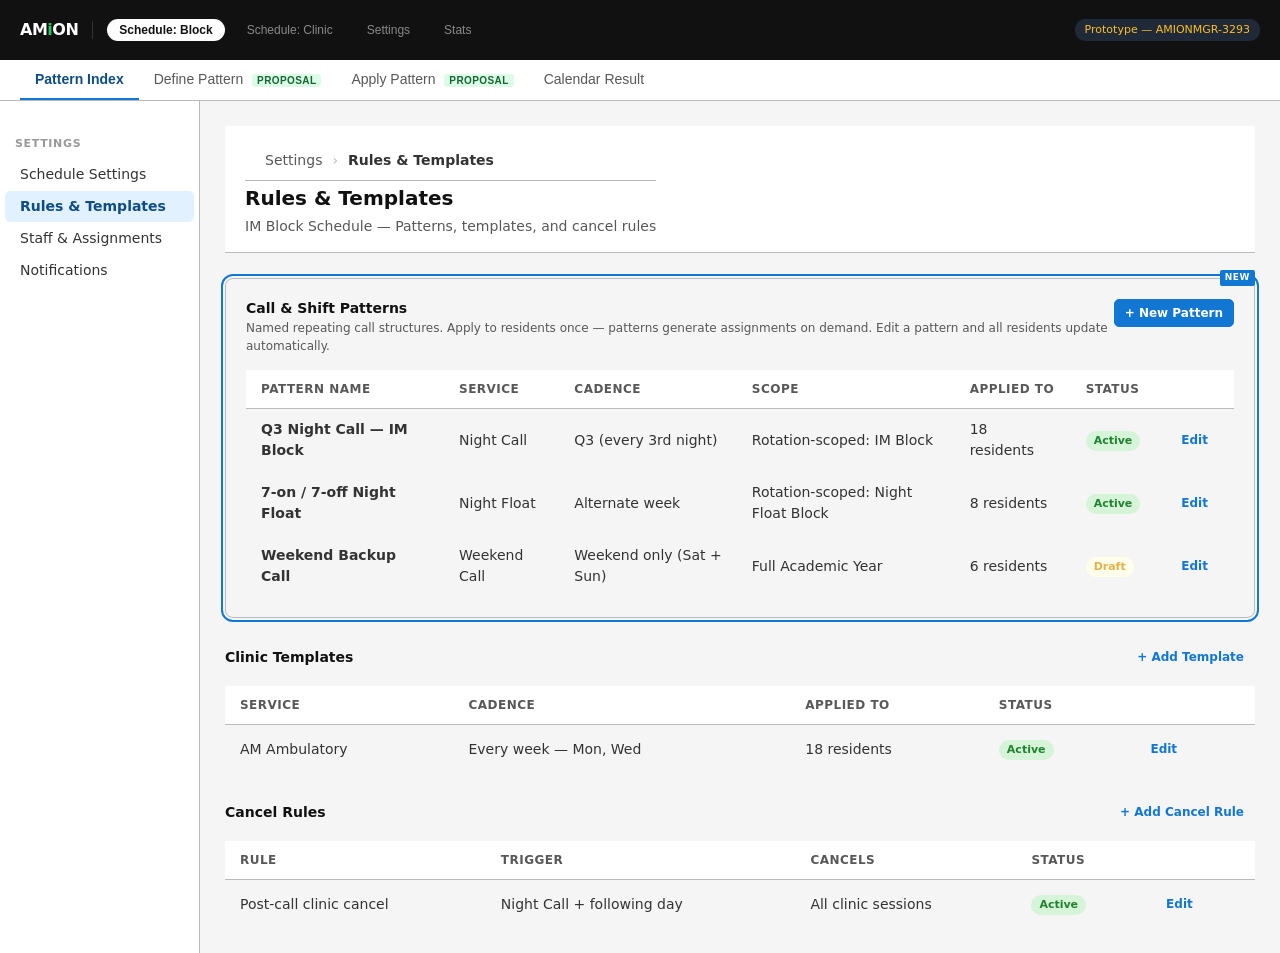
<file: pm-workspace/active/call-shift-prototype/index.html>
<!DOCTYPE html>
<html lang="en">
<head>
<meta charset="UTF-8">
<title>Call &amp; Shift Patterns — AMIONMGR-3293</title>
<link rel="stylesheet" href="../../assets/dox-prototype.css">
<style>
/* ── Prototype nav ── */
.proto-nav { background: var(--dox-white); border-bottom: var(--dox-border); display: flex; padding: 0 var(--dox-spacing-lg); position: sticky; top: 60px; z-index: 100; }
.screen { display: none; }
.screen.is-active { display: block; }

/* ── Cadence selector ── */
.cadence-grid { display: grid; grid-template-columns: repeat(3, 1fr); gap: var(--dox-spacing-sm); }
.cadence-option { cursor: pointer; }
.cadence-option input[type=radio] { position: absolute; opacity: 0; pointer-events: none; }
.cadence-card {
  border: var(--dox-border); border-radius: var(--dox-radius-md);
  padding: 10px; background: var(--dox-white);
  transition: border-color 0.1s, background 0.1s;
  height: 100%;
}
.cadence-card:hover { border-color: var(--dox-color-primary); }
.cadence-option.is-selected .cadence-card {
  border-color: var(--dox-color-primary);
  background: var(--dox-color-primary-light);
}
.cadence-name { font-size: var(--dox-font-size-sm); font-weight: var(--dox-font-weight-medium); margin-bottom: 1px; }
.cadence-desc { font-size: 10px; color: var(--dox-color-muted); margin-bottom: 7px; }
.cadence-strip { display: flex; gap: 2px; flex-wrap: wrap; }
.cs { width: 10px; height: 10px; border-radius: 2px; display: inline-block; }
.cs-on  { background: var(--dox-color-primary); }
.cs-off { background: var(--dox-gray-300); }
.cs-wknd { background: var(--dox-color-warning); }
.cs-q { background: #7c3aed; }

/* ── Scope selector ── */
.scope-selector { display: flex; gap: 0; border: var(--dox-border); border-radius: var(--dox-radius-md); overflow: hidden; }
.scope-btn {
  flex: 1; padding: 7px 10px; font-size: var(--dox-font-size-xs);
  font-family: var(--dox-font-family); cursor: pointer; border: none;
  background: var(--dox-gray-100); color: var(--dox-color-muted);
  border-right: var(--dox-border); transition: background 0.1s, color 0.1s;
  text-align: left; line-height: 1.35;
}
.scope-btn:last-child { border-right: none; }
.scope-btn.is-active { background: var(--dox-white); color: var(--dox-color-body-font); font-weight: var(--dox-font-weight-medium); }
.scope-btn:hover:not(.is-active) { background: var(--dox-gray-200); }
.scope-btn .sub { display: block; font-size: 10px; color: var(--dox-color-muted); font-weight: normal; }
.scope-btn.is-active .sub { color: var(--dox-color-primary); }

/* ── Pattern preview chips ── */
.preview-dates { display: flex; gap: 4px; flex-wrap: wrap; margin-top: 6px; }
.preview-chip {
  font-size: 11px; padding: 2px 8px; border-radius: var(--dox-radius-sm);
  background: var(--dox-color-primary-light); color: var(--dox-color-primary-dark);
  border: 1px solid var(--dox-color-primary); font-weight: 500;
}
.preview-chip--more { background: var(--dox-gray-100); color: var(--dox-color-muted); border-color: var(--dox-gray-300); }

/* ── Rule summary ── */
.rule-summary {
  background: var(--dox-color-primary-light); border: 1px solid var(--dox-color-primary);
  border-radius: var(--dox-radius-md); padding: 8px 12px;
  font-size: var(--dox-font-size-sm); color: var(--dox-color-primary-dark);
}

/* ── Conflict card ── */
.conflict-row { display: flex; align-items: flex-start; gap: 8px; padding: 6px 0; border-bottom: 1px solid var(--dox-gray-200); }
.conflict-row:last-child { border-bottom: none; }
.conflict-dot { width: 8px; height: 8px; border-radius: 50%; background: var(--dox-color-warning-dark); margin-top: 4px; flex-shrink: 0; }

/* ── NEW annotation ── */
.is-new {
  outline: 2px solid var(--dox-color-primary);
  outline-offset: 2px; border-radius: var(--dox-radius-md); position: relative;
}
.is-new::after {
  content: 'NEW';
  position: absolute; top: -9px; right: -1px;
  background: var(--dox-color-primary); color: white;
  font-size: 9px; font-weight: 700; padding: 1px 5px;
  border-radius: 2px; letter-spacing: 0.06em;
}

/* ── Calendar ── */
.cal-wrap { background: var(--dox-white); border: var(--dox-border); border-radius: var(--dox-radius-lg); overflow: hidden; }
.cal-grid { display: grid; grid-template-columns: 130px repeat(7, 1fr); }
.cal-th { background: var(--dox-gray-100); border-bottom: var(--dox-border); border-right: var(--dox-border); padding: 6px 4px; font-size: 10px; font-weight: 600; color: var(--dox-gray-500); text-transform: uppercase; letter-spacing: 0.04em; text-align: center; }
.cal-th.name-col { text-align: left; padding-left: 8px; }
.cal-th.wknd { background: var(--dox-gray-200); }
.cal-name { padding: 0 8px; border-bottom: 1px solid var(--dox-gray-200); border-right: var(--dox-border); font-size: var(--dox-font-size-sm); color: #0891b2; font-weight: 500; display: flex; align-items: center; min-height: 40px; }
.cal-cell { border-bottom: 1px solid var(--dox-gray-200); border-right: var(--dox-border); padding: 3px 3px; min-height: 40px; display: flex; flex-wrap: wrap; gap: 2px; align-content: center; }
.cal-cell.wknd { background: var(--dox-gray-50, #fafafa); }
.sched-chip { display: inline-flex; align-items: center; padding: 2px 5px; border-radius: var(--dox-radius-sm); font-size: 10px; font-weight: 500; white-space: nowrap; }
.ch-call  { background: #ede9fe; color: #5b21b6; }
.ch-long  { background: #dbeafe; color: #1e40af; }
.ch-block { background: var(--dox-gray-200); color: var(--dox-gray-700); }
.ch-new   { background: var(--dox-color-success-light); color: var(--dox-color-success-dark); border: 1px solid #a7f3c0; }
.ch-conflict { background: var(--dox-color-warning-light); color: var(--dox-color-warning-dark); border: 1px dashed var(--dox-color-warning-dark); }
</style>
</head>
<body>

<header class="amion-header">
  <span class="amion-header__logo">AM<span class="highlight">i</span>ON</span>
  <div class="amion-header__divider"></div>
  <button class="amion-header__tab is-active">Schedule: Block</button>
  <button class="amion-header__tab">Schedule: Clinic</button>
  <button class="amion-header__tab">Settings</button>
  <button class="amion-header__tab">Stats</button>
  <span class="amion-header__badge">Prototype — AMIONMGR-3293</span>
</header>

<nav class="proto-nav">
  <button class="dox-tab proto-tab is-active" onclick="showScreen('index', this)">Pattern Index</button>
  <button class="dox-tab proto-tab" onclick="showScreen('define', this)">Define Pattern <span class="dox-tab__badge">Proposal</span></button>
  <button class="dox-tab proto-tab" onclick="showScreen('apply', this)">Apply Pattern <span class="dox-tab__badge">Proposal</span></button>
  <button class="dox-tab proto-tab" onclick="showScreen('calendar', this)">Calendar Result</button>
</nav>


<!-- ════════════════════════════════════════
     SCREEN 1 — Pattern Index
════════════════════════════════════════ -->
<div id="sc-index" class="screen is-active">
  <div class="dox-shell" style="display:flex; min-height:calc(100vh - 100px)">
    <aside class="dox-sidebar" style="min-width:200px; border-right:var(--dox-border); padding:var(--dox-spacing-lg) 0">
      <div class="dox-sidebar__section-label">Settings</div>
      <div class="dox-sidebar__item">Schedule Settings</div>
      <div class="dox-sidebar__item is-active">Rules &amp; Templates</div>
      <div class="dox-sidebar__item">Staff &amp; Assignments</div>
      <div class="dox-sidebar__item">Notifications</div>
    </aside>
    <main class="dox-main" style="flex:1; padding:var(--dox-spacing-xl)">
      <div class="dox-page-header" style="margin-bottom:var(--dox-spacing-xl)">
        <div>
          <div class="amion-breadcrumb">Settings <span class="amion-breadcrumb__sep">›</span> <span class="amion-breadcrumb__current">Rules &amp; Templates</span></div>
          <h4 class="dox-page-header__title" style="margin-top:4px">Rules &amp; Templates</h4>
          <p class="dox-page-header__subtitle">IM Block Schedule — Patterns, templates, and cancel rules</p>
        </div>
      </div>

      <!-- Call/Shift Patterns — NEW section -->
      <div class="is-new" style="padding:var(--dox-spacing-lg);border:var(--dox-border);border-radius:var(--dox-radius-lg);margin-bottom:var(--dox-spacing-xl)">
        <div style="display:flex;align-items:flex-start;justify-content:space-between;margin-bottom:var(--dox-spacing-md)">
          <div>
            <h6 style="margin:0">Call &amp; Shift Patterns</h6>
            <p class="dox-text-xs dox-text-muted" style="margin-top:2px">Named repeating call structures. Apply to residents once — patterns generate assignments on demand. Edit a pattern and all residents update automatically.</p>
          </div>
          <button class="dox-btn dox-btn--primary dox-btn--sm" onclick="showScreen('define', document.querySelector('.proto-tab:nth-child(2)'))">+ New Pattern</button>
        </div>
        <table class="dox-table" style="width:100%">
          <thead>
            <tr>
              <th>Pattern name</th>
              <th>Service</th>
              <th>Cadence</th>
              <th>Scope</th>
              <th>Applied to</th>
              <th>Status</th>
              <th></th>
            </tr>
          </thead>
          <tbody>
            <tr>
              <td><strong>Q3 Night Call — IM Block</strong></td>
              <td>Night Call</td>
              <td>Q3 (every 3rd night)</td>
              <td>Rotation-scoped: IM Block</td>
              <td>18 residents</td>
              <td><span class="dox-badge dox-badge--success">Active</span></td>
              <td><button class="dox-btn dox-btn--ghost dox-btn--sm">Edit</button></td>
            </tr>
            <tr>
              <td><strong>7-on / 7-off Night Float</strong></td>
              <td>Night Float</td>
              <td>Alternate week</td>
              <td>Rotation-scoped: Night Float Block</td>
              <td>8 residents</td>
              <td><span class="dox-badge dox-badge--success">Active</span></td>
              <td><button class="dox-btn dox-btn--ghost dox-btn--sm">Edit</button></td>
            </tr>
            <tr>
              <td><strong>Weekend Backup Call</strong></td>
              <td>Weekend Call</td>
              <td>Weekend only (Sat + Sun)</td>
              <td>Full Academic Year</td>
              <td>6 residents</td>
              <td><span class="dox-badge dox-badge--warning">Draft</span></td>
              <td><button class="dox-btn dox-btn--ghost dox-btn--sm">Edit</button></td>
            </tr>
          </tbody>
        </table>
      </div>

      <!-- Clinic Templates — existing -->
      <div style="margin-bottom:var(--dox-spacing-xl)">
        <div style="display:flex;align-items:center;justify-content:space-between;margin-bottom:var(--dox-spacing-md)">
          <h6 style="margin:0">Clinic Templates</h6>
          <button class="dox-btn dox-btn--ghost dox-btn--sm">+ Add Template</button>
        </div>
        <table class="dox-table" style="width:100%">
          <thead><tr><th>Service</th><th>Cadence</th><th>Applied to</th><th>Status</th><th></th></tr></thead>
          <tbody>
            <tr><td>AM Ambulatory</td><td>Every week — Mon, Wed</td><td>18 residents</td><td><span class="dox-badge dox-badge--success">Active</span></td><td><button class="dox-btn dox-btn--ghost dox-btn--sm">Edit</button></td></tr>
          </tbody>
        </table>
      </div>

      <!-- Cancel Rules — existing -->
      <div>
        <div style="display:flex;align-items:center;justify-content:space-between;margin-bottom:var(--dox-spacing-md)">
          <h6 style="margin:0">Cancel Rules</h6>
          <button class="dox-btn dox-btn--ghost dox-btn--sm">+ Add Cancel Rule</button>
        </div>
        <table class="dox-table" style="width:100%">
          <thead><tr><th>Rule</th><th>Trigger</th><th>Cancels</th><th>Status</th><th></th></tr></thead>
          <tbody>
            <tr><td>Post-call clinic cancel</td><td>Night Call + following day</td><td>All clinic sessions</td><td><span class="dox-badge dox-badge--success">Active</span></td><td><button class="dox-btn dox-btn--ghost dox-btn--sm">Edit</button></td></tr>
          </tbody>
        </table>
      </div>

    </main>
  </div>
</div>


<!-- ════════════════════════════════════════
     SCREEN 2 — Define Pattern
════════════════════════════════════════ -->
<div id="sc-define" class="screen">
  <div class="dox-content" style="max-width:760px">

    <div class="dox-alert dox-alert--info" style="margin-bottom:var(--dox-spacing-lg)">
      <strong>Define a named call/shift pattern.</strong>
      Patterns are defined once and applied to multiple residents. The cadence selector shows a visual 14-day preview of the call structure — coordinators choose by recognition, not by configuring numbers. On-demand evaluation: editing a pattern instantly updates all residents it's applied to. AMIONMGR-3293 · Spike gate: AMIONMGR-3308.
    </div>

    <div class="dox-card" style="max-width:660px">
      <div class="dox-modal__header" style="padding:var(--dox-spacing-lg);border-bottom:var(--dox-border);display:flex;align-items:flex-start;justify-content:space-between">
        <div>
          <h5 class="dox-modal__title">New Call / Shift Pattern</h5>
          <p class="dox-text-xs dox-text-muted" style="margin-top:2px">IM Block Schedule</p>
        </div>
        <button class="dox-modal__close">×</button>
      </div>
      <div class="dox-modal__body">

        <!-- Name -->
        <div class="dox-form-group">
          <label class="dox-label">Pattern name</label>
          <input type="text" class="dox-input" value="Q3 Night Call — IM Block" style="max-width:340px">
        </div>

        <!-- Service -->
        <div class="dox-form-group">
          <label class="dox-label">Call / Shift service</label>
          <select class="dox-select" style="width:auto">
            <option selected>Night Call</option>
            <option>Long Call</option>
            <option>Weekend Call</option>
            <option>Night Float</option>
            <option>Day Shift</option>
          </select>
        </div>

        <!-- Cadence selector — visual -->
        <div class="dox-form-group is-new">
          <label class="dox-label">Cadence</label>
          <p class="dox-text-xs dox-text-muted" style="margin-bottom:10px">Each strip shows the 14-day pattern. Blue = call night.</p>
          <div class="cadence-grid">

            <!-- Q3 — selected -->
            <label class="cadence-option is-selected" onclick="selectCadence(this)">
              <input type="radio" name="cadence" value="q3" checked>
              <div class="cadence-card">
                <div class="cadence-name">Q3 — every 3rd night</div>
                <div class="cadence-desc">Standard IM / surgery overnight call</div>
                <div class="cadence-strip">
                  <span class="cs cs-on"></span><span class="cs cs-off"></span><span class="cs cs-off"></span>
                  <span class="cs cs-on"></span><span class="cs cs-off"></span><span class="cs cs-off"></span>
                  <span class="cs cs-on"></span><span class="cs cs-off"></span><span class="cs cs-off"></span>
                  <span class="cs cs-on"></span><span class="cs cs-off"></span><span class="cs cs-off"></span>
                  <span class="cs cs-on"></span><span class="cs cs-off"></span>
                </div>
              </div>
            </label>

            <!-- Q2 -->
            <label class="cadence-option" onclick="selectCadence(this)">
              <input type="radio" name="cadence" value="q2">
              <div class="cadence-card">
                <div class="cadence-name">Q2 — every other night</div>
                <div class="cadence-desc">Lighter rotations, short blocks</div>
                <div class="cadence-strip">
                  <span class="cs cs-on"></span><span class="cs cs-off"></span>
                  <span class="cs cs-on"></span><span class="cs cs-off"></span>
                  <span class="cs cs-on"></span><span class="cs cs-off"></span>
                  <span class="cs cs-on"></span><span class="cs cs-off"></span>
                  <span class="cs cs-on"></span><span class="cs cs-off"></span>
                  <span class="cs cs-on"></span><span class="cs cs-off"></span>
                  <span class="cs cs-on"></span><span class="cs cs-off"></span>
                </div>
              </div>
            </label>

            <!-- Q4 -->
            <label class="cadence-option" onclick="selectCadence(this)">
              <input type="radio" name="cadence" value="q4">
              <div class="cadence-card">
                <div class="cadence-name">Q4 — every 4th night</div>
                <div class="cadence-desc">Elective / lower-acuity rotations</div>
                <div class="cadence-strip">
                  <span class="cs cs-on"></span><span class="cs cs-off"></span><span class="cs cs-off"></span><span class="cs cs-off"></span>
                  <span class="cs cs-on"></span><span class="cs cs-off"></span><span class="cs cs-off"></span><span class="cs cs-off"></span>
                  <span class="cs cs-on"></span><span class="cs cs-off"></span><span class="cs cs-off"></span><span class="cs cs-off"></span>
                  <span class="cs cs-on"></span><span class="cs cs-off"></span>
                </div>
              </div>
            </label>

            <!-- 7-on/7-off -->
            <label class="cadence-option" onclick="selectCadence(this)">
              <input type="radio" name="cadence" value="altweek">
              <div class="cadence-card">
                <div class="cadence-name">7-on / 7-off</div>
                <div class="cadence-desc">Alternate week · Night float</div>
                <div class="cadence-strip">
                  <span class="cs cs-on"></span><span class="cs cs-on"></span><span class="cs cs-on"></span><span class="cs cs-on"></span><span class="cs cs-on"></span><span class="cs cs-on"></span><span class="cs cs-on"></span>
                  <span class="cs cs-off"></span><span class="cs cs-off"></span><span class="cs cs-off"></span><span class="cs cs-off"></span><span class="cs cs-off"></span><span class="cs cs-off"></span><span class="cs cs-off"></span>
                </div>
              </div>
            </label>

            <!-- Weekend only -->
            <label class="cadence-option" onclick="selectCadence(this)">
              <input type="radio" name="cadence" value="weekend">
              <div class="cadence-card">
                <div class="cadence-name">Weekend only</div>
                <div class="cadence-desc">Sat + Sun (± Fri) every week</div>
                <div class="cadence-strip">
                  <span class="cs cs-off"></span><span class="cs cs-off"></span><span class="cs cs-off"></span><span class="cs cs-off"></span><span class="cs cs-off"></span><span class="cs cs-wknd"></span><span class="cs cs-wknd"></span>
                  <span class="cs cs-off"></span><span class="cs cs-off"></span><span class="cs cs-off"></span><span class="cs cs-off"></span><span class="cs cs-off"></span><span class="cs cs-wknd"></span><span class="cs cs-wknd"></span>
                </div>
              </div>
            </label>

            <!-- Custom -->
            <label class="cadence-option" onclick="selectCadence(this)">
              <input type="radio" name="cadence" value="custom">
              <div class="cadence-card">
                <div class="cadence-name">Custom multi-week</div>
                <div class="cadence-desc">Define a 2–6 week cycle with per-week variation</div>
                <div class="cadence-strip" style="align-items:center">
                  <span class="cs cs-q"></span><span class="cs cs-q"></span><span class="cs cs-off"></span><span class="cs cs-q"></span><span class="cs cs-off"></span><span class="cs cs-off"></span><span class="cs cs-q"></span>
                  <span class="cs cs-off"></span><span class="cs cs-off"></span><span class="cs cs-q"></span><span class="cs cs-off"></span><span class="cs cs-off"></span><span class="cs cs-off"></span><span class="cs cs-q"></span>
                </div>
              </div>
            </label>

          </div>
        </div>

        <!-- Scope -->
        <div class="dox-form-group">
          <label class="dox-label">Scope — when does this pattern apply?</label>
          <div class="scope-selector">
            <button class="scope-btn" onclick="selectScope(this)">
              Full Academic Year
              <span class="sub">Through Jun 2026</span>
            </button>
            <button class="scope-btn is-active" onclick="selectScope(this)">
              Rotation-scoped
              <span class="sub">During a specific block service</span>
            </button>
            <button class="scope-btn" onclick="selectScope(this)">
              Custom date range
              <span class="sub">Choose start + end dates</span>
            </button>
          </div>
        </div>

        <!-- Rotation-scoped trigger (visible when rotation-scoped selected) -->
        <div class="dox-form-group" style="padding:var(--dox-spacing-md);background:var(--dox-gray-100);border:var(--dox-border);border-radius:var(--dox-radius-md);border-left:3px solid var(--dox-color-primary)">
          <label class="dox-label" style="font-size:10px;color:var(--dox-color-primary);letter-spacing:0.07em">FIRES WHEN RESIDENT IS ASSIGNED TO</label>
          <select class="dox-select" style="width:auto">
            <option selected>IM Block</option>
            <option>ICU</option>
            <option>Night Float Block</option>
            <option>Any block service</option>
          </select>
          <p class="dox-text-xs dox-text-muted" style="margin-top:6px;margin-bottom:0">Pattern activates automatically when a resident is assigned to this block service. No separate date entry required.</p>
        </div>

        <!-- Pattern preview -->
        <div class="dox-form-group" style="margin-bottom:0">
          <label class="dox-label">Pattern preview — first 8 call nights from Jan 5, 2026</label>
          <div class="preview-dates">
            <span class="preview-chip">Mon Jan 5</span>
            <span class="preview-chip">Thu Jan 8</span>
            <span class="preview-chip">Sun Jan 11</span>
            <span class="preview-chip">Wed Jan 14</span>
            <span class="preview-chip">Sat Jan 17</span>
            <span class="preview-chip">Tue Jan 20</span>
            <span class="preview-chip">Fri Jan 23</span>
            <span class="preview-chip">Mon Jan 26</span>
            <span class="preview-chip--more preview-chip">+38 more through Jun 2026</span>
          </div>
          <p class="dox-text-xs dox-text-muted" style="margin-top:6px">Anchor date is the first day of each resident's IM Block rotation. Dates shift automatically per resident.</p>
        </div>

      </div>

      <div style="padding: 0 var(--dox-spacing-lg) var(--dox-spacing-sm)">
        <div class="rule-summary" style="background:var(--dox-color-primary-light);border:1px solid var(--dox-color-primary);border-radius:var(--dox-radius-md);padding:8px 12px;font-size:var(--dox-font-size-sm);color:var(--dox-color-primary-dark)">
          <strong>Q3 Night Call — IM Block</strong>: every 3rd night on Night Call, starting the first day of each resident's IM Block rotation, through end of rotation.
        </div>
      </div>
      <div class="dox-modal__footer">
        <button class="dox-btn dox-btn--ghost">Cancel</button>
        <button class="dox-btn dox-btn--ghost" onclick="showScreen('apply', document.querySelector('.proto-tab:nth-child(3)'))">Save &amp; Apply to Residents →</button>
        <button class="dox-btn dox-btn--primary">Save Pattern</button>
      </div>
    </div>

  </div>
</div>


<!-- ════════════════════════════════════════
     SCREEN 3 — Apply Pattern
════════════════════════════════════════ -->
<div id="sc-apply" class="screen">
  <div class="dox-content" style="max-width:700px">

    <div class="dox-alert dox-alert--info" style="margin-bottom:var(--dox-spacing-lg)">
      <strong>Apply a pattern to residents.</strong>
      Select who gets this pattern. For rotation-scoped patterns, the anchor date comes from each resident's block assignment — no manual date entry per resident. Conflicts are surfaced before confirmation, not silently.
    </div>

    <div class="dox-card" style="max-width:520px">
      <div class="dox-modal__header" style="padding:var(--dox-spacing-lg);border-bottom:var(--dox-border);display:flex;align-items:flex-start;justify-content:space-between">
        <div>
          <h5 class="dox-modal__title">Apply Pattern to Residents</h5>
          <p class="dox-text-xs dox-text-muted" style="margin-top:2px">IM Block Schedule</p>
        </div>
        <button class="dox-modal__close">×</button>
      </div>
      <div class="dox-modal__body">

        <!-- Pattern -->
        <div class="dox-form-group">
          <label class="dox-label">Pattern</label>
          <select class="dox-select">
            <option selected>Q3 Night Call — IM Block</option>
            <option>7-on / 7-off Night Float</option>
            <option>Weekend Backup Call</option>
          </select>
        </div>

        <!-- Apply to -->
        <div class="dox-form-group">
          <label class="dox-label">Apply to</label>
          <div class="scope-selector">
            <button class="scope-btn is-active" onclick="selectScope(this)">
              All residents in IM Block
              <span class="sub">18 residents</span>
            </button>
            <button class="scope-btn" onclick="selectScope(this)">
              Specific training levels
              <span class="sub">PGY-1, PGY-2, PGY-3</span>
            </button>
            <button class="scope-btn" onclick="selectScope(this)">
              Individual residents
              <span class="sub">Pick from list</span>
            </button>
          </div>
        </div>

        <!-- Anchor date -->
        <div class="dox-form-group">
          <label class="dox-label">Anchor date — when does the pattern start?</label>
          <div class="dox-stack dox-stack--xs">
            <label class="dox-check"><input type="radio" name="anchor" checked> Start of each resident's IM Block rotation <span class="dox-text-xs dox-text-muted">(recommended — shifts per resident)</span></label>
            <label class="dox-check">
              <input type="radio" name="anchor">
              Fixed date for all residents
              <input type="date" class="dox-input" value="2026-01-05" style="width:auto;margin-left:6px">
            </label>
          </div>
        </div>

        <!-- Conflict detection -->
        <div class="dox-form-group" style="margin-bottom:0">
          <label class="dox-label">Conflict check</label>
          <div class="dox-card" style="border-color:var(--dox-color-warning-dark)">
            <div class="dox-card__header" style="background:var(--dox-color-warning-light);padding:8px 12px">
              <h6 class="dox-card__title" style="color:var(--dox-color-warning-dark);font-size:var(--dox-font-size-sm)">⚠ 3 conflicts detected — review before applying</h6>
            </div>
            <div class="dox-card__body" style="padding:10px 12px">
              <div class="conflict-row">
                <div class="conflict-dot"></div>
                <div class="dox-text-xs"><strong>Baker, T.</strong> — Tue Jan 6: existing Long Call assignment overlaps with Q3 pattern night. Which takes precedence?</div>
              </div>
              <div class="conflict-row">
                <div class="conflict-dot"></div>
                <div class="dox-text-xs"><strong>Evans, P.</strong> — Thu Jan 8: pattern call night falls the day after an existing block assignment end date. Rest gap may be insufficient.</div>
              </div>
              <div class="conflict-row">
                <div class="conflict-dot"></div>
                <div class="dox-text-xs"><strong>2 residents</strong> — pattern generates a call night on a post-call clinic day. Cancel clinic rule will suppress the clinic session automatically.</div>
              </div>
              <div style="margin-top:8px">
                <label class="dox-check" style="font-size:var(--dox-font-size-xs)">
                  <input type="checkbox" checked>
                  Apply anyway — I'll resolve conflicts manually after reviewing
                </label>
              </div>
            </div>
          </div>
        </div>

      </div>

      <div style="padding: 0 var(--dox-spacing-lg) var(--dox-spacing-sm)">
        <div class="rule-summary" style="background:var(--dox-color-primary-light);border:1px solid var(--dox-color-primary);border-radius:var(--dox-radius-md);padding:8px 12px;font-size:var(--dox-font-size-sm);color:var(--dox-color-primary-dark)">
          Will generate <strong>~846 Night Call assignments</strong> for <strong>18 residents</strong> following the Q3 cadence, starting the first day of each resident's IM Block rotation through end of rotation.
        </div>
      </div>
      <div class="dox-modal__footer">
        <button class="dox-btn dox-btn--ghost">Cancel</button>
        <button class="dox-btn dox-btn--primary" onclick="showScreen('calendar', document.querySelector('.proto-tab:nth-child(4)'))">Apply Pattern</button>
      </div>
    </div>

  </div>
</div>


<!-- ════════════════════════════════════════
     SCREEN 4 — Calendar Result
════════════════════════════════════════ -->
<div id="sc-calendar" class="screen">
  <div class="dox-content" style="max-width:960px">

    <div class="dox-alert dox-alert--info" style="margin-bottom:var(--dox-spacing-lg)">
      <strong>Calendar after pattern application.</strong>
      Q3 Night Call pattern applied to 18 residents. Assignments appear on the block schedule across the rotation. Green = newly generated by pattern. Yellow dashed = detected conflict (Baker, T. — Jan 6 overlap shown here). A resident with an existing assignment on a pattern night shows the conflict inline.
    </div>

    <!-- Two-week calendar snippet -->
    <div class="cal-wrap" style="margin-bottom:var(--dox-spacing-lg)">
      <div class="cal-grid">
        <div class="cal-th name-col">IM Block · Jan 2026</div>
        <div class="cal-th">Mon 5</div>
        <div class="cal-th">Tue 6</div>
        <div class="cal-th">Wed 7</div>
        <div class="cal-th">Thu 8</div>
        <div class="cal-th">Fri 9</div>
        <div class="cal-th wknd">Sat 10</div>
        <div class="cal-th wknd">Sun 11</div>

        <!-- Baker, T — conflict on Tue Jan 6 -->
        <div class="cal-name">Baker, T.</div>
        <div class="cal-cell"><span class="sched-chip ch-new">Night Call ✦</span></div>
        <div class="cal-cell"><span class="sched-chip ch-conflict">⚠ Long Call</span></div>
        <div class="cal-cell"><span class="sched-chip ch-block">IM Block</span></div>
        <div class="cal-cell"><span class="sched-chip ch-block">IM Block</span></div>
        <div class="cal-cell"><span class="sched-chip ch-block">IM Block</span></div>
        <div class="cal-cell wknd"></div>
        <div class="cal-cell wknd"></div>

        <!-- Evans, P — clean Q3 -->
        <div class="cal-name">Evans, P.</div>
        <div class="cal-cell"><span class="sched-chip ch-block">IM Block</span></div>
        <div class="cal-cell"><span class="sched-chip ch-block">IM Block</span></div>
        <div class="cal-cell"><span class="sched-chip ch-block">IM Block</span></div>
        <div class="cal-cell"><span class="sched-chip ch-new">Night Call ✦</span></div>
        <div class="cal-cell"><span class="sched-chip ch-block">IM Block</span></div>
        <div class="cal-cell wknd"></div>
        <div class="cal-cell wknd"></div>

        <!-- Chen, M -->
        <div class="cal-name">Chen, M.</div>
        <div class="cal-cell"><span class="sched-chip ch-block">IM Block</span></div>
        <div class="cal-cell"><span class="sched-chip ch-block">IM Block</span></div>
        <div class="cal-cell"><span class="sched-chip ch-block">IM Block</span></div>
        <div class="cal-cell"><span class="sched-chip ch-block">IM Block</span></div>
        <div class="cal-cell"><span class="sched-chip ch-block">IM Block</span></div>
        <div class="cal-cell wknd"></div>
        <div class="cal-cell wknd"><span class="sched-chip ch-new">Night Call ✦</span></div>

        <!-- Row 4 -->
        <div class="cal-name">Park, S.</div>
        <div class="cal-cell"><span class="sched-chip ch-block">IM Block</span></div>
        <div class="cal-cell"><span class="sched-chip ch-block">IM Block</span></div>
        <div class="cal-cell"><span class="sched-chip ch-new">Night Call ✦</span></div>
        <div class="cal-cell"><span class="sched-chip ch-block">IM Block</span></div>
        <div class="cal-cell"><span class="sched-chip ch-block">IM Block</span></div>
        <div class="cal-cell wknd"></div>
        <div class="cal-cell wknd"></div>

        <!-- Row 5 — rest gap warning -->
        <div class="cal-name">Morris, D.</div>
        <div class="cal-cell"><span class="sched-chip ch-block">IM Block</span></div>
        <div class="cal-cell"><span class="sched-chip ch-block">IM Block</span></div>
        <div class="cal-cell"><span class="sched-chip ch-block">IM Block</span></div>
        <div class="cal-cell"><span class="sched-chip ch-block">IM Block</span></div>
        <div class="cal-cell"><span class="sched-chip ch-block">IM Block</span></div>
        <div class="cal-cell wknd"><span class="sched-chip ch-new">Night Call ✦</span></div>
        <div class="cal-cell wknd"></div>
      </div>
    </div>

    <!-- Legend + notes -->
    <div class="dox-row dox-row--md" style="align-items:flex-start">
      <div style="flex:1">
        <div class="dox-card">
          <div class="dox-card__header"><h6 class="dox-card__title">Legend</h6></div>
          <div class="dox-card__body">
            <div class="dox-stack dox-stack--xs">
              <div style="display:flex;align-items:center;gap:8px"><span class="sched-chip ch-new">Night Call ✦</span> <span class="dox-text-xs dox-text-muted">Generated by Q3 pattern (new)</span></div>
              <div style="display:flex;align-items:center;gap:8px"><span class="sched-chip ch-block">IM Block</span> <span class="dox-text-xs dox-text-muted">Pre-existing block assignment</span></div>
              <div style="display:flex;align-items:center;gap:8px"><span class="sched-chip ch-conflict">⚠ Long Call</span> <span class="dox-text-xs dox-text-muted">Conflict — existing assignment on pattern night</span></div>
            </div>
          </div>
        </div>
      </div>
      <div style="flex:1">
        <div class="dox-card">
          <div class="dox-card__header"><h6 class="dox-card__title">Pattern behavior</h6></div>
          <div class="dox-card__body">
            <div class="dox-stack dox-stack--xs">
              <p class="dox-text-xs"><strong>On-demand evaluation</strong> — pattern assignments are resolved at render/export time. Edit the pattern and all residents update without re-applying.</p>
              <p class="dox-text-xs"><strong>Override tracking</strong> — manual changes to a pattern-generated assignment are flagged as overrides, so deviations are visible at a glance.</p>
              <p class="dox-text-xs"><strong>Cancel rule integration</strong> — if a post-call cancel clinic rule is active, it fires automatically on call nights generated by this pattern.</p>
            </div>
          </div>
        </div>
      </div>
    </div>

  </div>
</div>

<script>
function showScreen(id, btn) {
  document.querySelectorAll('.screen').forEach(function(s) { s.classList.remove('is-active'); });
  document.querySelectorAll('.proto-tab').forEach(function(t) { t.classList.remove('is-active'); });
  document.getElementById('sc-' + id).classList.add('is-active');
  if (btn) btn.classList.add('is-active');
  window.scrollTo(0, 0);
}
function selectCadence(label) {
  document.querySelectorAll('.cadence-option').forEach(function(l) { l.classList.remove('is-selected'); });
  label.classList.add('is-selected');
}
function selectScope(btn) {
  var parent = btn.closest('.scope-selector');
  parent.querySelectorAll('.scope-btn').forEach(function(b) { b.classList.remove('is-active'); });
  btn.classList.add('is-active');
}
</script>
</body>
</html>
</file>
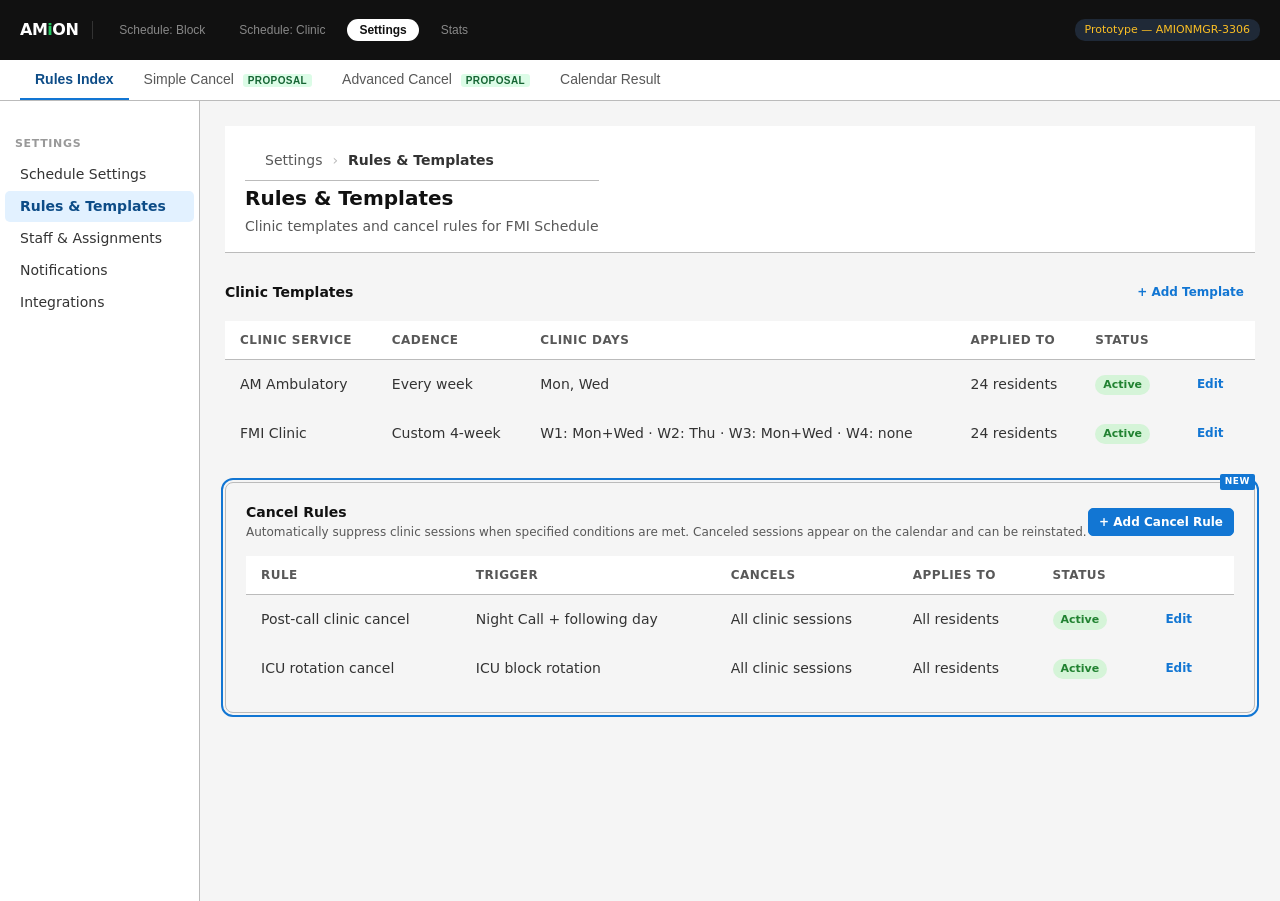
<file: pm-workspace/active/cancel-rules-prototype/index.html>
<!DOCTYPE html>
<html lang="en">
<head>
<meta charset="UTF-8">
<title>Cancel Clinic Rules — AMIONMGR-3306</title>
<link rel="stylesheet" href="../../assets/dox-prototype.css">
<style>
/* ── Prototype nav ── */
.proto-nav { background: var(--dox-white); border-bottom: var(--dox-border); display: flex; padding: 0 var(--dox-spacing-lg); position: sticky; top: 60px; z-index: 100; }
.screen { display: none; }
.screen.is-active { display: block; }

/* ── Rule section blocks (WHEN / THEN / FOR) ── */
.rule-section {
  margin-bottom: var(--dox-spacing-sm);
  padding: var(--dox-spacing-md);
  border: var(--dox-border);
  border-radius: var(--dox-radius-md);
  border-left: 3px solid var(--dox-color-primary);
  background: var(--dox-gray-100);
}
.rule-section__label {
  font-size: 10px; font-weight: 700; letter-spacing: 0.08em;
  text-transform: uppercase; color: var(--dox-color-primary);
  margin-bottom: 10px; display: block;
}

/* ── Rule summary ── */
.rule-summary {
  background: var(--dox-color-primary-light); border: 1px solid var(--dox-color-primary);
  border-radius: var(--dox-radius-md); padding: 8px 12px;
  font-size: var(--dox-font-size-sm); color: var(--dox-color-primary-dark);
}

/* ── NEW annotation ── */
.is-new {
  outline: 2px solid var(--dox-color-primary);
  outline-offset: 2px; border-radius: var(--dox-radius-md); position: relative;
}
.is-new::after {
  content: 'NEW';
  position: absolute; top: -9px; right: -1px;
  background: var(--dox-color-primary); color: white;
  font-size: 9px; font-weight: 700; padding: 1px 5px;
  border-radius: 2px; letter-spacing: 0.06em;
}

/* ── Level chip row ── */
.level-row { display: flex; gap: 4px; flex-wrap: wrap; margin-top: 6px; align-items: center; }

/* ── Calendar cells ── */
.cal-wrap { background: var(--dox-white); border: var(--dox-border); border-radius: var(--dox-radius-lg); overflow: hidden; }
.cal-grid { display: grid; grid-template-columns: 120px repeat(4, 1fr); }
.cal-th { background: var(--dox-gray-100); border-bottom: var(--dox-border); border-right: var(--dox-border); padding: 6px 8px; font-size: 11px; font-weight: 600; color: var(--dox-gray-500); text-transform: uppercase; letter-spacing: 0.04em; text-align: center; }
.cal-th.name-col { text-align: left; }
.cal-name { padding: 0 10px; border-bottom: 1px solid var(--dox-gray-200); border-right: var(--dox-border); font-size: var(--dox-font-size-sm); color: #0891b2; font-weight: 500; display: flex; align-items: center; min-height: 44px; }
.cal-cell { border-bottom: 1px solid var(--dox-gray-200); border-right: var(--dox-border); padding: 4px 5px; min-height: 44px; display: flex; flex-wrap: wrap; gap: 3px; align-content: center; }
.sched-chip { display: inline-flex; align-items: center; padding: 2px 6px; border-radius: var(--dox-radius-sm); font-size: 11px; font-weight: 500; white-space: nowrap; gap: 4px; }
.ch-am     { background: #dbeafe; color: #1e40af; }
.ch-pm     { background: #fce7f3; color: #9d174d; }
.ch-call   { background: var(--dox-color-warning-light); color: var(--dox-color-warning-dark); }
.ch-icu    { background: #ede9fe; color: #5b21b6; }
.ch-cancel { background: var(--dox-gray-200); color: var(--dox-gray-500); text-decoration: line-through; }
.ch-amber  { background: var(--dox-color-warning-light); color: var(--dox-color-warning-dark); border: 1px dashed var(--dox-color-warning-dark); }
.ch-green  { background: var(--dox-color-success-light); color: var(--dox-color-success-dark); border: 1px solid #a7f3c0; }
</style>
</head>
<body>

<!-- Amion header -->
<header class="amion-header">
  <span class="amion-header__logo">AM<span class="highlight">i</span>ON</span>
  <div class="amion-header__divider"></div>
  <button class="amion-header__tab">Schedule: Block</button>
  <button class="amion-header__tab">Schedule: Clinic</button>
  <button class="amion-header__tab is-active">Settings</button>
  <button class="amion-header__tab">Stats</button>
  <span class="amion-header__badge">Prototype — AMIONMGR-3306</span>
</header>

<!-- Prototype nav -->
<nav class="proto-nav">
  <button class="dox-tab proto-tab is-active" onclick="showScreen('index', this)">Rules Index</button>
  <button class="dox-tab proto-tab" onclick="showScreen('simple', this)">Simple Cancel <span class="dox-tab__badge">Proposal</span></button>
  <button class="dox-tab proto-tab" onclick="showScreen('advanced', this)">Advanced Cancel <span class="dox-tab__badge">Proposal</span></button>
  <button class="dox-tab proto-tab" onclick="showScreen('calendar', this)">Calendar Result</button>
</nav>


<!-- ════════════════════════════════════════
     SCREEN 1 — Rules Index (Settings context)
════════════════════════════════════════ -->
<div id="sc-index" class="screen is-active">

  <div class="dox-shell dox-shell--no-sidebar" style="--dox-shell-sidebar-width:200px; display:flex; min-height:calc(100vh - 100px)">

    <!-- Sidebar -->
    <aside class="dox-sidebar" style="min-width:200px; border-right:var(--dox-border); padding:var(--dox-spacing-lg) 0">
      <div class="dox-sidebar__section-label">Settings</div>
      <div class="dox-sidebar__item">Schedule Settings</div>
      <div class="dox-sidebar__item is-active">Rules &amp; Templates</div>
      <div class="dox-sidebar__item">Staff &amp; Assignments</div>
      <div class="dox-sidebar__item">Notifications</div>
      <div class="dox-sidebar__item">Integrations</div>
    </aside>

    <!-- Main -->
    <main class="dox-main" style="flex:1; padding:var(--dox-spacing-xl)">

      <div class="dox-page-header" style="margin-bottom:var(--dox-spacing-xl)">
        <div>
          <div class="amion-breadcrumb">Settings <span class="amion-breadcrumb__sep">›</span> <span class="amion-breadcrumb__current">Rules &amp; Templates</span></div>
          <h4 class="dox-page-header__title" style="margin-top:4px">Rules &amp; Templates</h4>
          <p class="dox-page-header__subtitle">Clinic templates and cancel rules for FMI Schedule</p>
        </div>
      </div>

      <!-- Clinic Templates section -->
      <div style="margin-bottom:var(--dox-spacing-xl)">
        <div style="display:flex;align-items:center;justify-content:space-between;margin-bottom:var(--dox-spacing-md)">
          <h6 style="margin:0">Clinic Templates</h6>
          <button class="dox-btn dox-btn--ghost dox-btn--sm">+ Add Template</button>
        </div>
        <table class="dox-table" style="width:100%">
          <thead>
            <tr>
              <th>Clinic Service</th>
              <th>Cadence</th>
              <th>Clinic Days</th>
              <th>Applied to</th>
              <th>Status</th>
              <th></th>
            </tr>
          </thead>
          <tbody>
            <tr>
              <td>AM Ambulatory</td>
              <td>Every week</td>
              <td>Mon, Wed</td>
              <td>24 residents</td>
              <td><span class="dox-badge dox-badge--success">Active</span></td>
              <td><button class="dox-btn dox-btn--ghost dox-btn--sm">Edit</button></td>
            </tr>
            <tr>
              <td>FMI Clinic</td>
              <td>Custom 4-week</td>
              <td>W1: Mon+Wed · W2: Thu · W3: Mon+Wed · W4: none</td>
              <td>24 residents</td>
              <td><span class="dox-badge dox-badge--success">Active</span></td>
              <td><button class="dox-btn dox-btn--ghost dox-btn--sm">Edit</button></td>
            </tr>
          </tbody>
        </table>
      </div>

      <!-- Cancel Rules section — NEW -->
      <div class="is-new" style="padding:var(--dox-spacing-lg);border:var(--dox-border);border-radius:var(--dox-radius-lg)">
        <div style="display:flex;align-items:center;justify-content:space-between;margin-bottom:var(--dox-spacing-md)">
          <div>
            <h6 style="margin:0">Cancel Rules</h6>
            <p class="dox-text-xs dox-text-muted" style="margin-top:2px">Automatically suppress clinic sessions when specified conditions are met. Canceled sessions appear on the calendar and can be reinstated.</p>
          </div>
          <button class="dox-btn dox-btn--primary dox-btn--sm" onclick="showScreen('simple', document.querySelector('.proto-tab:nth-child(2)'))">+ Add Cancel Rule</button>
        </div>
        <table class="dox-table" style="width:100%">
          <thead>
            <tr>
              <th>Rule</th>
              <th>Trigger</th>
              <th>Cancels</th>
              <th>Applies to</th>
              <th>Status</th>
              <th></th>
            </tr>
          </thead>
          <tbody>
            <tr>
              <td>Post-call clinic cancel</td>
              <td>Night Call + following day</td>
              <td>All clinic sessions</td>
              <td>All residents</td>
              <td><span class="dox-badge dox-badge--success">Active</span></td>
              <td><button class="dox-btn dox-btn--ghost dox-btn--sm">Edit</button></td>
            </tr>
            <tr>
              <td>ICU rotation cancel</td>
              <td>ICU block rotation</td>
              <td>All clinic sessions</td>
              <td>All residents</td>
              <td><span class="dox-badge dox-badge--success">Active</span></td>
              <td><button class="dox-btn dox-btn--ghost dox-btn--sm">Edit</button></td>
            </tr>
          </tbody>
        </table>
      </div>

    </main>
  </div>
</div>


<!-- ════════════════════════════════════════
     SCREEN 2 — Simple cancel rule
════════════════════════════════════════ -->
<div id="sc-simple" class="screen">
  <div class="dox-content" style="max-width:700px">

    <div class="dox-alert dox-alert--info" style="margin-bottom:var(--dox-spacing-lg)">
      <strong>Simple cancel rule — the 80% case.</strong>
      Covers call-heavy programs: when a resident is on Night Call or the following day (post-call), their clinic sessions are automatically suppressed. Classic equivalent: "Cancel Clinic" checkboxes in schedule Preferences. ~140 manual deletions/month eliminated at a 20-resident Q3 program.
    </div>

    <div class="dox-card" style="max-width:480px">
      <div class="dox-modal__header" style="padding:var(--dox-spacing-lg);border-bottom:var(--dox-border);display:flex;align-items:flex-start;justify-content:space-between">
        <div>
          <h5 class="dox-modal__title">Add Cancel Rule</h5>
          <p class="dox-text-xs dox-text-muted" style="margin-top:2px">FMI Schedule</p>
        </div>
        <button class="dox-modal__close">×</button>
      </div>
      <div class="dox-modal__body">

        <!-- WHEN -->
        <div class="rule-section">
          <span class="rule-section__label">When</span>
          <div class="dox-form-group">
            <label class="dox-label">Trigger type</label>
            <div class="dox-row dox-row--sm">
              <select class="dox-select" style="width:auto">
                <option selected>Call assignment</option>
                <option>Block rotation</option>
              </select>
              <select class="dox-select">
                <option selected>Night Call</option>
                <option>Long Call</option>
                <option>Backup Call</option>
                <option>Any call assignment</option>
              </select>
            </div>
          </div>
          <div class="dox-form-group" style="margin-bottom:0">
            <label class="dox-check">
              <input type="checkbox" checked>
              Also cancel the following day (post-call)
            </label>
          </div>
        </div>

        <!-- THEN -->
        <div class="rule-section">
          <span class="rule-section__label">Then cancel</span>
          <div class="dox-form-group" style="margin-bottom:0">
            <div class="dox-stack dox-stack--xs">
              <label class="dox-check"><input type="radio" name="cancel-w" checked> All clinic sessions</label>
              <label class="dox-check">
                <input type="radio" name="cancel-w">
                Specific clinic
                <select class="dox-select" style="width:auto;margin-left:6px">
                  <option>AM Ambulatory</option>
                  <option>FMI Clinic</option>
                </select>
              </label>
            </div>
          </div>
        </div>

        <!-- FOR -->
        <div class="rule-section" style="margin-bottom:0">
          <span class="rule-section__label">For</span>
          <div class="dox-form-group" style="margin-bottom:0">
            <div class="dox-stack dox-stack--xs">
              <label class="dox-check"><input type="radio" name="scope-w" checked> All residents in schedule</label>
              <label class="dox-check">
                <input type="radio" name="scope-w">
                Specific training levels only
                <div class="level-row">
                  <span class="dox-badge dox-badge--primary">PGY-1 ×</span>
                  <span class="dox-badge dox-badge--primary">PGY-2 ×</span>
                  <button class="dox-btn dox-btn--ghost dox-btn--sm">+ Level</button>
                </div>
              </label>
            </div>
          </div>
        </div>

      </div>

      <!-- Summary + footer -->
      <div style="padding: 0 var(--dox-spacing-lg) var(--dox-spacing-sm)">
        <div class="rule-summary">
          When a resident is on <strong>Night Call</strong> or the following day (post-call), cancel <strong>all clinic sessions</strong> for <strong>all residents</strong> in FMI Schedule.
        </div>
      </div>
      <div class="dox-modal__footer">
        <button class="dox-btn dox-btn--ghost">Cancel</button>
        <button class="dox-btn dox-btn--primary">Save Rule</button>
      </div>
    </div>

  </div>
</div>


<!-- ════════════════════════════════════════
     SCREEN 3 — Advanced cancel rule
════════════════════════════════════════ -->
<div id="sc-advanced" class="screen">
  <div class="dox-content" style="max-width:700px">

    <div class="dox-alert dox-alert--info" style="margin-bottom:var(--dox-spacing-lg)">
      <strong>Advanced cancel rule — rotation-based trigger.</strong>
      Covers programs where certain rotations preclude all clinic (e.g., ICU, inpatient night float). Trigger is the block rotation assignment rather than a call assignment. The coordinator can also target specific training levels — e.g., PGY-1s lose clinic on ICU; PGY-3 attendings keep theirs. Classic equivalent: Rule Writer advanced cancel clinic rules.
    </div>

    <div class="dox-card" style="max-width:480px">
      <div class="dox-modal__header" style="padding:var(--dox-spacing-lg);border-bottom:var(--dox-border);display:flex;align-items:flex-start;justify-content:space-between">
        <div>
          <h5 class="dox-modal__title">Add Cancel Rule</h5>
          <p class="dox-text-xs dox-text-muted" style="margin-top:2px">FMI Schedule</p>
        </div>
        <button class="dox-modal__close">×</button>
      </div>
      <div class="dox-modal__body">

        <!-- WHEN -->
        <div class="rule-section">
          <span class="rule-section__label">When</span>
          <div class="dox-form-group">
            <label class="dox-label">Trigger type</label>
            <div class="dox-row dox-row--sm">
              <select class="dox-select" style="width:auto">
                <option>Call assignment</option>
                <option selected>Block rotation</option>
              </select>
              <select class="dox-select">
                <option selected>ICU</option>
                <option>Inpatient Night Float</option>
                <option>Emergency Medicine</option>
                <option>Any rotation</option>
              </select>
            </div>
          </div>

          <!-- Composite: add a call condition on top of rotation -->
          <div class="dox-form-group" style="margin-bottom:0">
            <label class="dox-label dox-text-xs">Also cancel when (optional)</label>
            <div class="dox-row dox-row--sm" style="align-items:center">
              <select class="dox-select" style="width:auto">
                <option selected>any call assignment</option>
                <option>Night Call only</option>
                <option>Backup Call only</option>
              </select>
              <span class="dox-text-xs dox-text-muted">on the same day</span>
              <button class="dox-btn dox-btn--ghost dox-btn--sm" style="color:var(--dox-color-danger)">Remove</button>
            </div>
          </div>
        </div>

        <!-- THEN -->
        <div class="rule-section">
          <span class="rule-section__label">Then cancel</span>
          <div class="dox-form-group" style="margin-bottom:0">
            <div class="dox-stack dox-stack--xs">
              <label class="dox-check"><input type="radio" name="cancel-a" checked> All clinic sessions</label>
              <label class="dox-check">
                <input type="radio" name="cancel-a">
                Specific clinic
                <select class="dox-select" style="width:auto;margin-left:6px">
                  <option>AM Ambulatory</option>
                  <option>FMI Clinic</option>
                </select>
              </label>
            </div>
          </div>
        </div>

        <!-- FOR -->
        <div class="rule-section" style="margin-bottom:0">
          <span class="rule-section__label">For</span>
          <div class="dox-form-group" style="margin-bottom:0">
            <div class="dox-stack dox-stack--xs">
              <label class="dox-check"><input type="radio" name="scope-a"> All residents in schedule</label>
              <label class="dox-check">
                <input type="radio" name="scope-a" checked>
                Specific training levels only
                <div class="level-row">
                  <span class="dox-badge dox-badge--primary">PGY-1 ×</span>
                  <span class="dox-badge dox-badge--primary">PGY-2 ×</span>
                  <button class="dox-btn dox-btn--ghost dox-btn--sm">+ Level</button>
                </div>
              </label>
            </div>
          </div>
        </div>

      </div>

      <!-- Summary + footer -->
      <div style="padding: 0 var(--dox-spacing-lg) var(--dox-spacing-sm)">
        <div class="rule-summary">
          When a resident is on <strong>ICU rotation</strong>, cancel <strong>all clinic sessions</strong> for <strong>PGY-1 and PGY-2 residents</strong> in FMI Schedule.
        </div>
      </div>
      <div class="dox-modal__footer">
        <button class="dox-btn dox-btn--ghost">Cancel</button>
        <button class="dox-btn dox-btn--primary">Save Rule</button>
      </div>
    </div>

  </div>
</div>


<!-- ════════════════════════════════════════
     SCREEN 4 — Calendar result
════════════════════════════════════════ -->
<div id="sc-calendar" class="screen">
  <div class="dox-content" style="max-width:900px">

    <div class="dox-alert dox-alert--info" style="margin-bottom:var(--dox-spacing-lg)">
      <strong>What cancel rules look like on the clinic calendar.</strong>
      Canceled sessions are visually distinct from active sessions — coordinators need to notice them for ACGME compliance. Canceled sessions can be reinstated with a single click; reinstatements are logged.
    </div>

    <!-- Visual options side by side -->
    <div class="dox-row dox-row--md" style="align-items:flex-start;margin-bottom:var(--dox-spacing-lg)">

      <!-- Option A -->
      <div style="flex:1">
        <div class="dox-card">
          <div class="dox-card__header"><h6 class="dox-card__title">Option A — Strikethrough</h6></div>
          <div class="dox-card__body">
            <div class="cal-wrap">
              <div class="cal-grid">
                <div class="cal-th name-col">Name</div>
                <div class="cal-th">Wed (call)</div>
                <div class="cal-th">Thu ← post-call</div>
                <div class="cal-th">Fri (ICU starts)</div>
                <div class="cal-th">Mon (ICU)</div>
                <div class="cal-name">Baker, T.</div>
                <div class="cal-cell"><span class="sched-chip ch-call">Night Call</span></div>
                <div class="cal-cell"><span class="sched-chip ch-cancel">AM Clinic</span></div>
                <div class="cal-cell"><span class="sched-chip ch-icu">ICU</span></div>
                <div class="cal-cell"><span class="sched-chip ch-cancel">AM Clinic</span></div>
                <div class="cal-name">Evans, P.</div>
                <div class="cal-cell"></div>
                <div class="cal-cell"><span class="sched-chip ch-am">AM Clinic</span></div>
                <div class="cal-cell"></div>
                <div class="cal-cell"><span class="sched-chip ch-am">AM Clinic</span></div>
              </div>
            </div>
            <div style="margin-top:var(--dox-spacing-sm)">
              <p class="dox-text-xs" style="color:var(--dox-color-success)">✓ Familiar. No new colors.</p>
              <p class="dox-text-xs dox-text-muted">✗ Blends with "OFF" chips. No reinstatement affordance visible.</p>
            </div>
          </div>
        </div>
      </div>

      <!-- Option B — recommended -->
      <div style="flex:1">
        <div class="dox-card" style="border-color:var(--dox-color-primary)">
          <div class="dox-card__header" style="background:var(--dox-color-primary-light)">
            <h6 class="dox-card__title" style="color:var(--dox-color-primary-dark)">Option B — Warning chip + ↩ icon ★ Recommended</h6>
          </div>
          <div class="dox-card__body">
            <div class="cal-wrap">
              <div class="cal-grid">
                <div class="cal-th name-col">Name</div>
                <div class="cal-th">Wed (call)</div>
                <div class="cal-th">Thu ← post-call</div>
                <div class="cal-th">Fri (ICU starts)</div>
                <div class="cal-th">Mon (ICU)</div>
                <div class="cal-name">Baker, T.</div>
                <div class="cal-cell"><span class="sched-chip ch-call">Night Call</span></div>
                <div class="cal-cell"><span class="sched-chip ch-amber">↩ AM Clinic</span></div>
                <div class="cal-cell"><span class="sched-chip ch-icu">ICU</span></div>
                <div class="cal-cell"><span class="sched-chip ch-amber">↩ AM Clinic</span></div>
                <div class="cal-name">Evans, P.</div>
                <div class="cal-cell"></div>
                <div class="cal-cell"><span class="sched-chip ch-am">AM Clinic</span></div>
                <div class="cal-cell"></div>
                <div class="cal-cell"><span class="sched-chip ch-am">AM Clinic</span></div>
              </div>
            </div>
            <div style="margin-top:var(--dox-spacing-sm)">
              <p class="dox-text-xs" style="color:var(--dox-color-success)">✓ Immediately visible. ↩ signals reinstatement. Warning color = ACGME-safe.</p>
              <p class="dox-text-xs dox-text-muted">✗ Adds a new chip variant to the design system.</p>
            </div>
          </div>
        </div>
      </div>
    </div>

    <!-- Reinstatement flow -->
    <div class="dox-card" style="margin-bottom:var(--dox-spacing-lg)">
      <div class="dox-card__header"><h6 class="dox-card__title">Reinstatement flow</h6></div>
      <div class="dox-card__body">
        <div class="dox-row dox-row--md" style="flex-wrap:wrap;align-items:center">
          <div style="text-align:center">
            <div class="dox-text-xs dox-text-muted" style="margin-bottom:4px">Active session</div>
            <span class="sched-chip ch-am">AM Clinic</span>
          </div>
          <span style="color:var(--dox-gray-400);font-size:18px">→</span>
          <div style="text-align:center">
            <div class="dox-text-xs dox-text-muted" style="margin-bottom:4px">Rule fires → auto-canceled</div>
            <span class="sched-chip ch-amber">↩ AM Clinic</span>
          </div>
          <span style="color:var(--dox-gray-400);font-size:18px">→</span>
          <div style="text-align:center">
            <div class="dox-text-xs dox-text-muted" style="margin-bottom:4px">Coordinator clicks ↩</div>
            <span style="font-size:11px;background:#111;color:#fff;padding:2px 10px;border-radius:3px">Reinstate for Baker, T.?</span>
          </div>
          <span style="color:var(--dox-gray-400);font-size:18px">→</span>
          <div style="text-align:center">
            <div class="dox-text-xs dox-text-muted" style="margin-bottom:4px">Reinstated + logged</div>
            <span class="sched-chip ch-green">AM Clinic ✓</span>
          </div>
        </div>
        <p class="dox-text-xs dox-text-muted" style="margin-top:var(--dox-spacing-sm)">Reinstatements are logged for ACGME compliance. Reinstated sessions show green ✓ — distinct from never-canceled sessions. Cancel rules suppress; delete is permanent. A manually reinstated session remains active even if the rule still applies, until the override is explicitly removed.</p>
      </div>
    </div>

    <!-- Rule attribution tooltip concept -->
    <div class="dox-card">
      <div class="dox-card__header"><h6 class="dox-card__title">Why was this session canceled? (hover state)</h6></div>
      <div class="dox-card__body">
        <p class="dox-text-xs dox-text-muted" style="margin-bottom:var(--dox-spacing-md)">Hovering a canceled ↩ chip shows a tooltip explaining which rule suppressed the session — so the coordinator doesn't have to guess.</p>
        <div style="display:inline-flex;align-items:flex-start;gap:10px;flex-wrap:wrap">
          <span class="sched-chip ch-amber" style="cursor:pointer">↩ AM Clinic</span>
          <div style="background:#1f2937;color:white;border-radius:var(--dox-radius-md);padding:8px 12px;font-size:11px;max-width:260px;line-height:1.5">
            <strong style="color:#f9fafb">Canceled by rule:</strong> Post-call clinic cancel<br>
            <span style="color:#9ca3af">Baker, T. was on Night Call on Wed — this session was suppressed for the following day (Thu).</span><br>
            <span style="color:#60a5fa;cursor:pointer;margin-top:4px;display:inline-block">↩ Reinstate this session →</span>
          </div>
        </div>
      </div>
    </div>

  </div>
</div>

<script>
function showScreen(id, btn) {
  document.querySelectorAll('.screen').forEach(function(s) { s.classList.remove('is-active'); });
  document.querySelectorAll('.proto-tab').forEach(function(t) { t.classList.remove('is-active'); });
  document.getElementById('sc-' + id).classList.add('is-active');
  if (btn) btn.classList.add('is-active');
  window.scrollTo(0, 0);
}
</script>
</body>
</html>
</file>
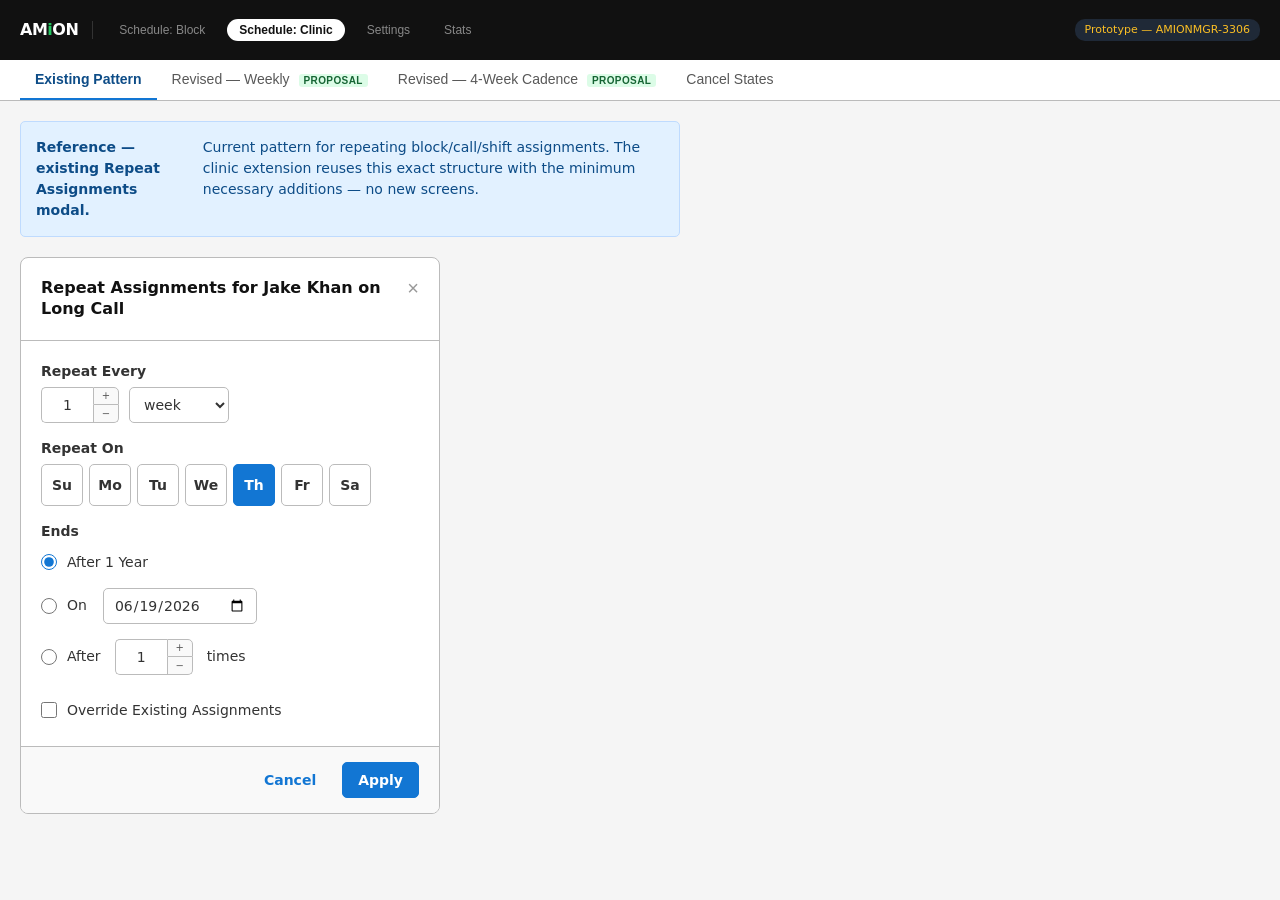
<file: pm-workspace/active/clinic-ux-prototype/index.html>
<!DOCTYPE html>
<html lang="en">
<head>
<meta charset="UTF-8">
<title>Clinic Template UX — AMIONMGR-3306</title>
<link rel="stylesheet" href="../../assets/dox-prototype.css">
<style>
/* ── Prototype nav ── */
.proto-nav { background: var(--dox-white); border-bottom: var(--dox-border); display: flex; padding: 0 var(--dox-spacing-lg); position: sticky; top: 60px; z-index: 100; }
.screen { display: none; }
.screen.is-active { display: block; }

/* ── Day-pill grid ── */
.day-pills { display: flex; gap: 6px; flex-wrap: wrap; }
.day-pill {
  width: 42px; height: 42px;
  border-radius: var(--dox-radius-md);
  border: var(--dox-border);
  background: var(--dox-white);
  font-size: var(--dox-font-size-sm);
  font-weight: var(--dox-font-weight-medium);
  color: var(--dox-color-body-font);
  cursor: pointer;
  display: flex; align-items: center; justify-content: center;
  transition: background 0.1s, border-color 0.1s, color 0.1s;
  font-family: var(--dox-font-family);
}
.day-pill.is-selected {
  background: var(--dox-color-primary);
  border-color: var(--dox-color-primary);
  color: var(--dox-white);
}
.day-pill:hover:not(.is-selected) { border-color: var(--dox-color-primary); color: var(--dox-color-primary); }

/* ── Number stepper (reference screen only) ── */
.stepper { display: flex; align-items: center; gap: 0; }
.stepper__input {
  width: 52px; height: var(--dox-control-height-md);
  border: var(--dox-border); border-radius: var(--dox-radius-md) 0 0 var(--dox-radius-md);
  font-size: var(--dox-font-size-sm); text-align: center;
  color: var(--dox-color-body-font); font-family: var(--dox-font-family);
  border-right: none; padding: 0 8px;
}
.stepper__input:focus { outline: none; }
.stepper__buttons { display: flex; flex-direction: column; }
.stepper__btn {
  width: 26px; height: 18px; border: var(--dox-border); background: var(--dox-gray-100);
  cursor: pointer; font-size: 10px; display: flex; align-items: center; justify-content: center;
  color: var(--dox-gray-700); font-family: var(--dox-font-family);
}
.stepper__btn:first-child { border-radius: 0 var(--dox-radius-md) 0 0; }
.stepper__btn:last-child  { border-radius: 0 0 var(--dox-radius-md) 0; border-top: none; }
.stepper__btn:hover { background: var(--dox-gray-200); }

/* ── Scope selector (Apply to — moved to top) ── */
.scope-selector { display: flex; gap: 0; border: var(--dox-border); border-radius: var(--dox-radius-md); overflow: hidden; }
.scope-btn {
  flex: 1; padding: 7px 10px; font-size: var(--dox-font-size-xs);
  font-family: var(--dox-font-family); cursor: pointer; border: none;
  background: var(--dox-gray-100); color: var(--dox-color-muted);
  border-right: var(--dox-border); transition: background 0.1s, color 0.1s;
  text-align: left; line-height: 1.35;
}
.scope-btn:last-child { border-right: none; }
.scope-btn.is-active { background: var(--dox-white); color: var(--dox-color-body-font); font-weight: var(--dox-font-weight-medium); }
.scope-btn:hover:not(.is-active) { background: var(--dox-gray-200); }
.scope-btn .sub { display: block; font-size: 10px; color: var(--dox-color-muted); font-weight: normal; }
.scope-btn.is-active .sub { color: var(--dox-color-primary); }

/* ── 4-week cycle table ── */
.cycle-table { width: 100%; border: var(--dox-border); border-radius: var(--dox-radius-md); overflow: hidden; }
.cycle-table__head {
  display: grid; grid-template-columns: 100px repeat(5, 1fr);
  background: var(--dox-gray-100); border-bottom: var(--dox-border);
}
.cycle-table__head-cell {
  padding: 6px 4px; font-size: 11px; font-weight: 600;
  color: var(--dox-gray-500); text-align: center;
  text-transform: uppercase; letter-spacing: 0.04em;
}
.cycle-table__head-cell:first-child { text-align: left; padding-left: 10px; }
.cycle-table__row { display: grid; grid-template-columns: 100px repeat(5, 1fr); border-bottom: var(--dox-border); }
.cycle-table__row:last-child { border-bottom: none; }
.cycle-table__week {
  padding: 8px 10px; font-size: var(--dox-font-size-sm);
  font-weight: var(--dox-font-weight-medium); color: var(--dox-color-body-font);
  border-right: var(--dox-border); display: flex; flex-direction: column;
  justify-content: center; gap: 1px;
}
.cycle-table__week span { font-size: 10px; color: var(--dox-color-muted); font-weight: normal; }
.cycle-cell {
  border-right: 1px solid var(--dox-gray-200); min-height: 44px;
  cursor: pointer; display: flex; align-items: center; justify-content: center;
  transition: background 0.1s; position: relative;
}
.cycle-cell:last-child { border-right: none; }
.cycle-cell:hover:not(.is-on) { background: var(--dox-color-primary-light); }
.cycle-cell.is-on { background: var(--dox-color-primary); }
.cycle-cell.is-on::after { content: '●'; color: white; font-size: 15px; }
.cycle-cell:not(.is-on):hover::after { content: '○'; color: var(--dox-color-primary); font-size: 14px; opacity: 0.6; }

/* ── Session summary ── */
.session-summary {
  background: var(--dox-color-primary-light); border: 1px solid var(--dox-color-primary);
  border-radius: var(--dox-radius-md); padding: 8px 12px;
  font-size: var(--dox-font-size-sm); color: var(--dox-color-primary-dark);
}

/* ── NEW annotation ── */
.is-new {
  outline: 2px solid var(--dox-color-primary);
  outline-offset: 2px; border-radius: var(--dox-radius-md); position: relative;
}
.is-new::after {
  content: 'NEW';
  position: absolute; top: -9px; right: -1px;
  background: var(--dox-color-primary); color: white;
  font-size: 9px; font-weight: 700; padding: 1px 5px;
  border-radius: 2px; letter-spacing: 0.06em;
}

/* ── calendar cells ── */
.cal-wrap { background: var(--dox-white); border: var(--dox-border); border-radius: var(--dox-radius-lg); overflow: hidden; }
.cal-grid { display: grid; grid-template-columns: 150px repeat(5, 1fr); }
.cal-th { background: var(--dox-gray-100); border-bottom: var(--dox-border); border-right: var(--dox-border); padding: 6px 8px; font-size: 11px; font-weight: 600; color: var(--dox-gray-500); text-transform: uppercase; letter-spacing: 0.04em; text-align: center; }
.cal-th.name-col { text-align: left; }
.cal-name { padding: 0 10px; border-bottom: 1px solid var(--dox-gray-200); border-right: var(--dox-border); font-size: var(--dox-font-size-sm); color: #0891b2; font-weight: 500; display: flex; align-items: center; min-height: 40px; }
.cal-cell { border-bottom: 1px solid var(--dox-gray-200); border-right: var(--dox-border); padding: 3px 4px; min-height: 40px; display: flex; flex-wrap: wrap; gap: 2px; align-content: center; position: relative; cursor: pointer; }
.cal-cell:hover { background: var(--dox-color-primary-light); }
.cal-cell:hover .add-hint { opacity: 1; }
.add-hint { opacity: 0; position: absolute; inset: 0; display: flex; align-items: center; justify-content: center; }
.add-hint span { background: var(--dox-white); border: 1px dashed var(--dox-color-primary); border-radius: var(--dox-radius-sm); padding: 2px 7px; font-size: 11px; color: var(--dox-color-primary); font-weight: 500; }
.sched-chip { display: inline-flex; align-items: center; padding: 2px 5px; border-radius: var(--dox-radius-sm); font-size: 11px; font-weight: 500; white-space: nowrap; }
.ch-am   { background: #dbeafe; color: #1e40af; }
.ch-pm   { background: #fce7f3; color: #9d174d; }
.ch-call { background: var(--dox-color-warning-light); color: var(--dox-color-warning-dark); }
.ch-cancel { background: var(--dox-gray-200); color: var(--dox-gray-500); text-decoration: line-through; }
.ch-amber  { background: var(--dox-color-warning-light); color: var(--dox-color-warning-dark); border: 1px dashed var(--dox-color-warning-dark); }
</style>
</head>
<body>

<!-- Amion header -->
<header class="amion-header">
  <span class="amion-header__logo">AM<span class="highlight">i</span>ON</span>
  <div class="amion-header__divider"></div>
  <button class="amion-header__tab">Schedule: Block</button>
  <button class="amion-header__tab is-active">Schedule: Clinic</button>
  <button class="amion-header__tab">Settings</button>
  <button class="amion-header__tab">Stats</button>
  <span class="amion-header__badge">Prototype — AMIONMGR-3306</span>
</header>

<!-- Prototype nav -->
<nav class="proto-nav">
  <button class="dox-tab proto-tab is-active" onclick="showScreen('existing', this)">Existing Pattern</button>
  <button class="dox-tab proto-tab" onclick="showScreen('weekly', this)">Revised — Weekly <span class="dox-tab__badge">Proposal</span></button>
  <button class="dox-tab proto-tab" onclick="showScreen('fourweek', this)">Revised — 4-Week Cadence <span class="dox-tab__badge">Proposal</span></button>
  <button class="dox-tab proto-tab" onclick="showScreen('cancel', this)">Cancel States</button>
</nav>


<!-- ════════════════════════════════════════
     SCREEN 1 — Existing Repeat Assignments (reference)
════════════════════════════════════════ -->
<div id="sc-existing" class="screen is-active">
  <div class="dox-content" style="max-width:700px">
    <div class="dox-alert dox-alert--info" style="margin-bottom:var(--dox-spacing-lg)">
      <strong>Reference — existing Repeat Assignments modal.</strong> Current pattern for repeating block/call/shift assignments. The clinic extension reuses this exact structure with the minimum necessary additions — no new screens.
    </div>

    <div class="dox-card" style="max-width:420px">
      <div class="dox-modal__header" style="padding:var(--dox-spacing-lg);border-bottom:var(--dox-border);display:flex;align-items:flex-start;justify-content:space-between">
        <h5 class="dox-modal__title">Repeat Assignments for Jake Khan on Long Call</h5>
        <button class="dox-modal__close">×</button>
      </div>
      <div class="dox-modal__body">

        <!-- Repeat Every -->
        <div class="dox-form-group">
          <label class="dox-label">Repeat Every</label>
          <div class="dox-row dox-row--sm">
            <div class="stepper">
              <input type="text" class="stepper__input" value="1">
              <div class="stepper__buttons">
                <button class="stepper__btn">+</button>
                <button class="stepper__btn">−</button>
              </div>
            </div>
            <select class="dox-select" style="width:auto">
              <option>week</option>
              <option>2 weeks</option>
              <option>4 weeks</option>
              <option>month</option>
            </select>
          </div>
        </div>

        <!-- Repeat On -->
        <div class="dox-form-group">
          <label class="dox-label">Repeat On</label>
          <div class="day-pills">
            <button class="day-pill">Su</button>
            <button class="day-pill">Mo</button>
            <button class="day-pill">Tu</button>
            <button class="day-pill">We</button>
            <button class="day-pill is-selected">Th</button>
            <button class="day-pill">Fr</button>
            <button class="day-pill">Sa</button>
          </div>
        </div>

        <!-- Ends -->
        <div class="dox-form-group">
          <label class="dox-label">Ends</label>
          <div class="dox-stack dox-stack--xs">
            <label class="dox-check"><input type="radio" name="ends-ref" checked> After 1 Year</label>
            <label class="dox-check"><input type="radio" name="ends-ref">
              On
              <input type="date" class="dox-input" value="2026-06-19" style="width:auto;margin-left:6px">
            </label>
            <label class="dox-check"><input type="radio" name="ends-ref">
              After
              <div class="stepper" style="margin:0 4px">
                <input type="text" class="stepper__input" value="1">
                <div class="stepper__buttons"><button class="stepper__btn">+</button><button class="stepper__btn">−</button></div>
              </div>
              times
            </label>
          </div>
        </div>

        <!-- Override -->
        <div class="dox-form-group" style="margin-bottom:0">
          <label class="dox-check"><input type="checkbox"> Override Existing Assignments</label>
        </div>
      </div>
      <div class="dox-modal__footer">
        <button class="dox-btn dox-btn--ghost">Cancel</button>
        <button class="dox-btn dox-btn--primary">Apply</button>
      </div>
    </div>
  </div>
</div>


<!-- ════════════════════════════════════════
     SCREEN 2 — Revised: Weekly cadence
════════════════════════════════════════ -->
<div id="sc-weekly" class="screen">
  <div class="dox-content" style="max-width:700px">
    <div class="dox-alert dox-alert--info" style="margin-bottom:var(--dox-spacing-lg)">
      <strong>Revised modal — weekly cadence.</strong>
      Three changes from the existing pattern: (1) Session type radio removed — already encoded in clinic service name. (2) Labels rewritten in coordinator language ("Clinic Days", "Duration", "Scheduling for"). (3) Plain-English summary added before Apply so coordinators know exactly what will be generated.
    </div>

    <div class="dox-card" style="max-width:420px">
      <div class="dox-modal__header" style="padding:var(--dox-spacing-lg);border-bottom:var(--dox-border);display:flex;align-items:flex-start;justify-content:space-between">
        <h5 class="dox-modal__title">Schedule Clinic Sessions — Alicia Nguyen</h5>
        <button class="dox-modal__close">×</button>
      </div>
      <div class="dox-modal__body">

        <!-- Clinic -->
        <div class="dox-form-group">
          <label class="dox-label">Clinic</label>
          <select class="dox-select">
            <option>AM Ambulatory</option>
            <option>PM Ambulatory</option>
            <option>GI Clinic</option>
            <option>Women's Health</option>
          </select>
        </div>

        <!-- Scheduling for (Apply to — moved to top) -->
        <div class="dox-form-group is-new">
          <label class="dox-label">Scheduling for</label>
          <div class="scope-selector">
            <button class="scope-btn is-active" onclick="selectScope(this)">
              Alicia Nguyen only
              <span class="sub">1 resident</span>
            </button>
            <button class="scope-btn" onclick="selectScope(this)">
              All residents in FMI service
              <span class="sub">24 residents</span>
            </button>
          </div>
        </div>

        <!-- Clinic Days -->
        <div class="dox-form-group">
          <label class="dox-label">Clinic Days</label>
          <div class="day-pills">
            <button class="day-pill is-selected" onclick="togglePill(this)">Mo</button>
            <button class="day-pill" onclick="togglePill(this)">Tu</button>
            <button class="day-pill is-selected" onclick="togglePill(this)">We</button>
            <button class="day-pill" onclick="togglePill(this)">Th</button>
            <button class="day-pill" onclick="togglePill(this)">Fr</button>
          </div>
        </div>

        <!-- Frequency -->
        <div class="dox-form-group">
          <label class="dox-label">Frequency</label>
          <select class="dox-select" style="width:auto">
            <option selected>Every week</option>
            <option>Every 2 weeks</option>
            <option>Custom 4-week cycle</option>
          </select>
        </div>

        <!-- Duration -->
        <div class="dox-form-group">
          <label class="dox-label">Duration</label>
          <div class="dox-stack dox-stack--xs">
            <label class="dox-check"><input type="radio" name="dur-w" checked> Full Academic Year (through Jun 2026)</label>
            <label class="dox-check"><input type="radio" name="dur-w"> This block only</label>
            <label class="dox-check"><input type="radio" name="dur-w">
              Custom
              <input type="date" class="dox-input" value="2026-06-19" style="width:auto;margin-left:6px">
            </label>
          </div>
        </div>

      </div>

      <!-- Summary + footer -->
      <div style="padding: 0 var(--dox-spacing-lg) var(--dox-spacing-sm)">
        <div class="session-summary is-new">
          Will create <strong>~96 sessions</strong> (Mon + Wed, every week) for <strong>Alicia Nguyen</strong> through Jun 2026.
        </div>
      </div>
      <div class="dox-modal__footer">
        <button class="dox-btn dox-btn--ghost">Cancel</button>
        <button class="dox-btn dox-btn--primary">Apply</button>
      </div>
    </div>

    <hr class="dox-divider">

    <!-- Trigger context -->
    <h6 style="margin-bottom:var(--dox-spacing-sm)">Triggered from the clinic calendar</h6>
    <p class="dox-text-xs dox-text-muted" style="margin-bottom:var(--dox-spacing-md)">Coordinator hovers an empty cell → "Set Recurring…" → opens this modal. Same trigger as the existing block "Repeat" action — no new navigation or settings page required.</p>

    <div class="cal-wrap">
      <div class="cal-grid">
        <div class="cal-th name-col" style="padding:6px 10px">Sort: A–Z</div>
        <div class="cal-th">Mon 3</div>
        <div class="cal-th">Tue 4</div>
        <div class="cal-th">Wed 5</div>
        <div class="cal-th">Thu 6</div>
        <div class="cal-th">Fri 7</div>

        <div class="cal-name">Alicia Nguyen</div>
        <div class="cal-cell"><div class="add-hint"><span>Set Recurring…</span></div></div>
        <div class="cal-cell"><div class="add-hint"><span>Set Recurring…</span></div></div>
        <div class="cal-cell"><div class="add-hint"><span>Set Recurring…</span></div></div>
        <div class="cal-cell"><div class="add-hint"><span>Set Recurring…</span></div></div>
        <div class="cal-cell"><div class="add-hint"><span>Set Recurring…</span></div></div>

        <div class="cal-name">Brian Reynolds</div>
        <div class="cal-cell"><span class="sched-chip ch-am">AM Ambulatory</span></div>
        <div class="cal-cell"></div>
        <div class="cal-cell"><span class="sched-chip ch-am">AM Ambulatory</span></div>
        <div class="cal-cell"></div>
        <div class="cal-cell"></div>

        <div class="cal-name">Leo Owens</div>
        <div class="cal-cell"></div>
        <div class="cal-cell"><span class="sched-chip ch-pm">PM GI</span></div>
        <div class="cal-cell"></div>
        <div class="cal-cell"></div>
        <div class="cal-cell"><span class="sched-chip ch-pm">PM GI</span></div>
      </div>
    </div>
  </div>
</div>


<!-- ════════════════════════════════════════
     SCREEN 3 — Revised: 4-week cadence
════════════════════════════════════════ -->
<div id="sc-fourweek" class="screen">
  <div class="dox-content" style="max-width:700px">
    <div class="dox-alert dox-alert--info" style="margin-bottom:var(--dox-spacing-lg)">
      <strong>Revised modal — custom 4-week cycle.</strong>
      Same modal as the weekly case, with "Custom 4-week cycle" selected in Frequency. Week tabs + day pills replaced by a single week × day table — the coordinator can see the full 4-week pattern at a glance and toggle individual cells. This directly addresses the ARMC use case (currently requires 316 duplicate block services).
    </div>

    <div class="dox-card" style="max-width:460px">
      <div class="dox-modal__header" style="padding:var(--dox-spacing-lg);border-bottom:var(--dox-border);display:flex;align-items:flex-start;justify-content:space-between">
        <h5 class="dox-modal__title">Schedule Clinic Sessions — Alicia Nguyen</h5>
        <button class="dox-modal__close">×</button>
      </div>
      <div class="dox-modal__body">

        <!-- Clinic -->
        <div class="dox-form-group">
          <label class="dox-label">Clinic</label>
          <select class="dox-select">
            <option>FMI Clinic</option>
            <option>AM Ambulatory</option>
            <option>GI Clinic</option>
          </select>
        </div>

        <!-- Scheduling for -->
        <div class="dox-form-group">
          <label class="dox-label">Scheduling for</label>
          <div class="scope-selector">
            <button class="scope-btn is-active" onclick="selectScope(this)">
              Alicia Nguyen only
              <span class="sub">1 resident</span>
            </button>
            <button class="scope-btn" onclick="selectScope(this)">
              All residents in FMI service
              <span class="sub">24 residents</span>
            </button>
          </div>
        </div>

        <!-- Frequency — 4-week selected -->
        <div class="dox-form-group">
          <label class="dox-label">Frequency</label>
          <select class="dox-select" style="width:auto">
            <option>Every week</option>
            <option>Every 2 weeks</option>
            <option selected>Custom 4-week cycle</option>
          </select>
        </div>

        <!-- 4-week cycle table (replaces week tabs + day pills) -->
        <div class="dox-form-group is-new" style="--dox-radius-md:6px">
          <label class="dox-label">Clinic Days by week</label>
          <p class="dox-text-xs dox-text-muted" style="margin-bottom:8px">Week 1 = first week of each block rotation. Click a cell to toggle.</p>
          <div class="cycle-table">
            <div class="cycle-table__head">
              <div class="cycle-table__head-cell"></div>
              <div class="cycle-table__head-cell">Mon</div>
              <div class="cycle-table__head-cell">Tue</div>
              <div class="cycle-table__head-cell">Wed</div>
              <div class="cycle-table__head-cell">Thu</div>
              <div class="cycle-table__head-cell">Fri</div>
            </div>
            <!-- Week 1: Mon + Wed -->
            <div class="cycle-table__row">
              <div class="cycle-table__week">Week 1 <span>first week</span></div>
              <div class="cycle-cell is-on" onclick="toggleCell(this)"></div>
              <div class="cycle-cell" onclick="toggleCell(this)"></div>
              <div class="cycle-cell is-on" onclick="toggleCell(this)"></div>
              <div class="cycle-cell" onclick="toggleCell(this)"></div>
              <div class="cycle-cell" onclick="toggleCell(this)"></div>
            </div>
            <!-- Week 2: Thu -->
            <div class="cycle-table__row">
              <div class="cycle-table__week">Week 2</div>
              <div class="cycle-cell" onclick="toggleCell(this)"></div>
              <div class="cycle-cell" onclick="toggleCell(this)"></div>
              <div class="cycle-cell" onclick="toggleCell(this)"></div>
              <div class="cycle-cell is-on" onclick="toggleCell(this)"></div>
              <div class="cycle-cell" onclick="toggleCell(this)"></div>
            </div>
            <!-- Week 3: Mon + Wed -->
            <div class="cycle-table__row">
              <div class="cycle-table__week">Week 3</div>
              <div class="cycle-cell is-on" onclick="toggleCell(this)"></div>
              <div class="cycle-cell" onclick="toggleCell(this)"></div>
              <div class="cycle-cell is-on" onclick="toggleCell(this)"></div>
              <div class="cycle-cell" onclick="toggleCell(this)"></div>
              <div class="cycle-cell" onclick="toggleCell(this)"></div>
            </div>
            <!-- Week 4: none -->
            <div class="cycle-table__row">
              <div class="cycle-table__week">Week 4 <span>no sessions</span></div>
              <div class="cycle-cell" onclick="toggleCell(this)"></div>
              <div class="cycle-cell" onclick="toggleCell(this)"></div>
              <div class="cycle-cell" onclick="toggleCell(this)"></div>
              <div class="cycle-cell" onclick="toggleCell(this)"></div>
              <div class="cycle-cell" onclick="toggleCell(this)"></div>
            </div>
          </div>
        </div>

        <!-- Duration -->
        <div class="dox-form-group">
          <label class="dox-label">Duration</label>
          <div class="dox-stack dox-stack--xs">
            <label class="dox-check"><input type="radio" name="dur-4w" checked> Full Academic Year (through Jun 2026)</label>
            <label class="dox-check"><input type="radio" name="dur-4w"> This block only</label>
            <label class="dox-check"><input type="radio" name="dur-4w">
              Custom
              <input type="date" class="dox-input" value="2026-06-19" style="width:auto;margin-left:6px">
            </label>
          </div>
        </div>

      </div>

      <!-- Summary + footer -->
      <div style="padding: 0 var(--dox-spacing-lg) var(--dox-spacing-sm)">
        <div class="session-summary is-new">
          Will create <strong>~90 sessions</strong> across a 4-week cycle (W1: Mon+Wed · W2: Thu · W3: Mon+Wed · W4: none) for <strong>Alicia Nguyen</strong> through Jun 2026.
        </div>
      </div>
      <div class="dox-modal__footer">
        <button class="dox-btn dox-btn--ghost">Cancel</button>
        <button class="dox-btn dox-btn--primary">Apply</button>
      </div>
    </div>
  </div>
</div>


<!-- ════════════════════════════════════════
     SCREEN 4 — Cancel States
════════════════════════════════════════ -->
<div id="sc-cancel" class="screen">
  <div class="dox-content" style="max-width:800px">
    <div class="dox-alert dox-alert--warning" style="margin-bottom:var(--dox-spacing-lg)">
      <strong>Open Design Question (AMIONMGR-3295):</strong> How should auto-canceled sessions appear on the calendar? They must be visually distinct from active sessions — coordinators need to notice them for ACGME compliance.
    </div>

    <div class="dox-row dox-row--md" style="align-items:flex-start;margin-bottom:var(--dox-spacing-lg)">

      <!-- Option A -->
      <div style="flex:1">
        <div class="dox-card">
          <div class="dox-card__header"><h6 class="dox-card__title">Option A — Strikethrough</h6></div>
          <div class="dox-card__body">
            <div class="cal-wrap">
              <div class="cal-grid" style="grid-template-columns:100px 1fr 1fr 1fr">
                <div class="cal-th name-col">Name</div><div class="cal-th">Wed</div><div class="cal-th">Thu ← post-call</div><div class="cal-th">Fri</div>
                <div class="cal-name">Baker, T.</div>
                <div class="cal-cell"><span class="sched-chip ch-call">Night Call</span></div>
                <div class="cal-cell"><span class="sched-chip ch-cancel">AM Clinic</span></div>
                <div class="cal-cell"><span class="sched-chip ch-am">AM Clinic</span></div>
                <div class="cal-name">Evans, P.</div>
                <div class="cal-cell"></div>
                <div class="cal-cell"><span class="sched-chip ch-am">AM Clinic</span></div>
                <div class="cal-cell"><span class="sched-chip ch-am">AM Clinic</span></div>
              </div>
            </div>
            <div style="margin-top:var(--dox-spacing-sm)">
              <p class="dox-text-xs" style="color:var(--dox-color-success)">✓ Familiar pattern. No new colors.</p>
              <p class="dox-text-xs dox-text-muted">✗ Blends with OFF chips. No reinstatement affordance.</p>
            </div>
          </div>
        </div>
      </div>

      <!-- Option B -->
      <div style="flex:1">
        <div class="dox-card" style="border-color:var(--dox-color-primary)">
          <div class="dox-card__header" style="background:var(--dox-color-primary-light)"><h6 class="dox-card__title" style="color:var(--dox-color-primary-dark)">Option B — Warning chip + ↩ icon ★</h6></div>
          <div class="dox-card__body">
            <div class="cal-wrap">
              <div class="cal-grid" style="grid-template-columns:100px 1fr 1fr 1fr">
                <div class="cal-th name-col">Name</div><div class="cal-th">Wed</div><div class="cal-th">Thu ← post-call</div><div class="cal-th">Fri</div>
                <div class="cal-name">Baker, T.</div>
                <div class="cal-cell"><span class="sched-chip ch-call">Night Call</span></div>
                <div class="cal-cell"><span class="sched-chip ch-amber">↩ AM Clinic</span></div>
                <div class="cal-cell"><span class="sched-chip ch-am">AM Clinic</span></div>
                <div class="cal-name">Evans, P.</div>
                <div class="cal-cell"></div>
                <div class="cal-cell"><span class="sched-chip ch-am">AM Clinic</span></div>
                <div class="cal-cell"><span class="sched-chip ch-am">AM Clinic</span></div>
              </div>
            </div>
            <div style="margin-top:var(--dox-spacing-sm)">
              <p class="dox-text-xs" style="color:var(--dox-color-success)">✓ Immediately visible. ↩ signals reinstatement. Warning color = ACGME-safe.</p>
              <p class="dox-text-xs dox-text-muted">✗ Adds a new chip variant.</p>
            </div>
          </div>
        </div>
      </div>
    </div>

    <!-- Reinstatement flow -->
    <div class="dox-card">
      <div class="dox-card__header"><h6 class="dox-card__title">Reinstatement state flow</h6></div>
      <div class="dox-card__body">
        <div class="dox-row dox-row--lg" style="flex-wrap:wrap">
          <div style="text-align:center"><div class="dox-text-xs dox-text-muted" style="margin-bottom:4px">Active</div><span class="sched-chip ch-am">AM Clinic</span></div>
          <span style="color:var(--dox-gray-400);font-size:18px">→</span>
          <div style="text-align:center"><div class="dox-text-xs dox-text-muted" style="margin-bottom:4px">Auto-canceled</div><span class="sched-chip ch-amber">↩ AM Clinic</span></div>
          <span style="color:var(--dox-gray-400);font-size:18px">→</span>
          <div style="text-align:center"><div class="dox-text-xs dox-text-muted" style="margin-bottom:4px">Coordinator clicks</div><span style="font-size:11px;background:#111;color:#fff;padding:2px 8px;border-radius:3px">Reinstate session?</span></div>
          <span style="color:var(--dox-gray-400);font-size:18px">→</span>
          <div style="text-align:center"><div class="dox-text-xs dox-text-muted" style="margin-bottom:4px">Reinstated (logged)</div><span class="sched-chip" style="background:var(--dox-color-success-light);color:var(--dox-color-success-dark);border:1px solid #a7f3c0">AM Clinic ✓</span></div>
        </div>
        <p class="dox-text-xs dox-text-muted" style="margin-top:var(--dox-spacing-sm)">All reinstatements logged for ACGME compliance. Reinstated sessions show green ✓ — distinct from never-canceled sessions. Cancel rules suppress; delete is permanent.</p>
      </div>
    </div>
  </div>
</div>

<script>
function showScreen(id, btn) {
  document.querySelectorAll('.screen').forEach(function(s) { s.classList.remove('is-active'); });
  document.querySelectorAll('.proto-tab').forEach(function(t) { t.classList.remove('is-active'); });
  document.getElementById('sc-' + id).classList.add('is-active');
  btn.classList.add('is-active');
  window.scrollTo(0, 0);
}

function togglePill(btn) {
  btn.classList.toggle('is-selected');
}

function toggleCell(cell) {
  cell.classList.toggle('is-on');
}

function selectScope(btn) {
  var parent = btn.closest('.scope-selector');
  parent.querySelectorAll('.scope-btn').forEach(function(b) { b.classList.remove('is-active'); });
  btn.classList.add('is-active');
}
</script>
</body>
</html>
</file>
<file: pm-workspace/assets/dox-prototype.css>
/*
 * dox-prototype.css
 * Standalone CSS approximation of the @dox/dox-design-system for HTML prototypes.
 * Tokens are sourced from amion-app/app/assets/stylesheets/_variables.sass
 * and the CSS variable names match those exported by the live design system package.
 *
 * Usage: <link rel="stylesheet" href="../../assets/dox-prototype.css">
 */

/* ── Design tokens ────────────────────────────────────────────────────────── */

:root {
  /* Spacing */
  --dox-spacing-xs:  5px;
  --dox-spacing-sm:  10px;
  --dox-spacing-md:  15px;
  --dox-spacing-lg:  20px;
  --dox-spacing-xl:  25px;
  --dox-spacing-xxl: 30px;

  /* Typography */
  --dox-font-family: 'Inter', system-ui, -apple-system, BlinkMacSystemFont, 'Helvetica Neue', Helvetica, Roboto, sans-serif;
  --dox-font-size-xs:  12px;
  --dox-font-size-sm:  14px;
  --dox-font-size-md:  16px;
  --dox-font-size-lg:  20px;
  --dox-font-size-xl:  28px;
  --dox-font-weight-normal: 400;
  --dox-font-weight-medium: 600;
  --dox-font-weight-bold:   700;
  --dox-line-height: 1.5;

  /* Grays */
  --dox-white:    #FFF;
  --dox-gray-100: #F9F9F9;
  --dox-gray-200: #F5F5F5;
  --dox-gray-300: #EEE;
  --dox-gray-350: #E0E0E0;
  --dox-gray-400: #BBB;
  --dox-gray-500: #999;
  --dox-gray-550: #8A8A8A;
  --dox-gray-600: #666;
  --dox-gray-700: #585858;
  --dox-gray-800: #333;
  --dox-gray-900: #202020;
  --dox-gray-950: #111;
  --dox-color-black: #000;

  /* Semantic color aliases */
  --dox-color-body-font:    #333;
  --dox-color-muted:        #585858;
  --dox-color-placeholder:  #8A8A8A;
  --dox-color-disabled:     #BBB;
  --dox-color-surface:      #FFF;
  --dox-color-surface-raised: #F9F9F9;
  --dox-color-surface-sunken: #F5F5F5;

  /* Brand / Action colors */
  --dox-color-primary:      #1276D3;
  --dox-color-primary-dark: #0D4C87;
  --dox-color-primary-light:#E2F1FF;
  --dox-color-success:      #26A53B;
  --dox-color-success-dark: #218231;
  --dox-color-success-light:#D5F4D8;
  --dox-color-danger:       #FF3B30;
  --dox-color-danger-dark:  #C80600;
  --dox-color-danger-light: #FD8D8D;
  --dox-color-warning:      #FFCC66;
  --dox-color-warning-dark: #E4B04A;
  --dox-color-warning-light:#FFFFEB;

  /* Borders */
  --dox-border:                  1px solid #BBB;
  --dox-border-color:            #BBB;
  --dox-border-color-strong:     #999;
  --dox-input-border-color:      #BBB;
  --dox-input-border-thickness:  1px;
  --dox-input-border-focus:      #1276D3;

  /* Radius */
  --dox-radius-sm: 2px;
  --dox-radius-md: 5px;
  --dox-radius-lg: 8px;
  --dox-radius-round: 50em;

  /* Shadows */
  --dox-shadow-sm:  0 1px 2px rgba(0,0,0,.08);
  --dox-shadow-md:  0 0 5px rgba(0,0,0,.20);
  --dox-shadow-lg:  0 4px 16px rgba(0,0,0,.14);

  /* Focus ring */
  --dox-focus-ring: 0 0 0 1px #FFF, 0 0 0 3px #1276D3;

  /* Controls */
  --dox-control-height-sm: 28px;
  --dox-control-height-md: 36px;
  --dox-control-height-lg: 44px;
  --dox-form-element-spacing: 15px;
  --dox-icon-top-offset: 2px;

  /* Layout */
  --dox-content-width: 960px;
  --dox-nav-height:    60px;
  --dox-sidebar-width: 220px;
}


/* ── Reset / Base ─────────────────────────────────────────────────────────── */

*, *::before, *::after { box-sizing: border-box; margin: 0; padding: 0; }

html {
  font-size: 16px;
  -webkit-font-smoothing: antialiased;
}

body {
  font-family: var(--dox-font-family);
  font-size: var(--dox-font-size-sm);
  line-height: var(--dox-line-height);
  color: var(--dox-color-body-font);
  background: var(--dox-color-surface-sunken);
}

a {
  color: var(--dox-color-primary);
  text-decoration: none;
}
a:hover { text-decoration: underline; }

h1, h2, h3, h4, h5, h6 {
  font-weight: var(--dox-font-weight-bold);
  line-height: 1.3;
  color: var(--dox-gray-950);
}
h1 { font-size: 27px; }
h2 { font-size: 23px; }
h3 { font-size: 20px; }
h4 { font-size: 18px; }
h5 { font-size: var(--dox-font-size-md); }
h6 { font-size: var(--dox-font-size-sm); }

p { margin-bottom: var(--dox-spacing-sm); }
p:last-child { margin-bottom: 0; }

hr {
  border: none;
  border-top: var(--dox-border);
  margin: var(--dox-spacing-lg) 0;
}


/* ── App Header (Amion nav chrome) ────────────────────────────────────────── */

.amion-header {
  background: #111;
  color: #fff;
  height: var(--dox-nav-height);
  display: flex;
  align-items: center;
  padding: 0 var(--dox-spacing-lg);
  gap: var(--dox-spacing-sm);
  position: sticky;
  top: 0;
  z-index: 200;
}

.amion-header__logo {
  font-size: 16px;
  font-weight: 800;
  letter-spacing: -0.5px;
  color: #fff;
}

.amion-header__logo .highlight { color: #22c55e; }

.amion-header__divider {
  width: 1px;
  height: 18px;
  background: #333;
  margin: 0 4px;
}

.amion-header__tab {
  font-size: 12px;
  padding: 4px 12px;
  border-radius: var(--dox-radius-round);
  color: #888;
  cursor: pointer;
  border: none;
  background: none;
  transition: background 0.1s, color 0.1s;
}
.amion-header__tab:hover { color: #ccc; }
.amion-header__tab.is-active { background: #fff; color: #111; font-weight: 600; }

.amion-header__badge {
  margin-left: auto;
  font-size: 11px;
  background: #1f2937;
  color: #fbbf24;
  padding: 3px 10px;
  border-radius: 10px;
}

/* Breadcrumb bar */
.amion-breadcrumb {
  background: var(--dox-white);
  border-bottom: var(--dox-border);
  display: flex;
  align-items: center;
  gap: var(--dox-spacing-sm);
  padding: 0 var(--dox-spacing-lg);
  height: 40px;
  font-size: var(--dox-font-size-sm);
  color: var(--dox-color-muted);
}
.amion-breadcrumb__sep { color: var(--dox-gray-400); }
.amion-breadcrumb__current { color: var(--dox-color-body-font); font-weight: var(--dox-font-weight-medium); }


/* ── Layout ───────────────────────────────────────────────────────────────── */

/* Full-page shell */
.dox-page {
  display: flex;
  flex-direction: column;
  min-height: 100vh;
}

/* Two-column layout: sidebar + main */
.dox-shell {
  display: grid;
  grid-template-columns: var(--dox-sidebar-width) 1fr;
  flex: 1;
  overflow: hidden;
}

.dox-shell--no-sidebar {
  grid-template-columns: 1fr;
}

/* Sidebar */
.dox-sidebar {
  background: var(--dox-white);
  border-right: var(--dox-border);
  overflow-y: auto;
  padding: var(--dox-spacing-md) 0;
}

.dox-sidebar__item {
  display: flex;
  align-items: center;
  gap: var(--dox-spacing-sm);
  padding: var(--dox-spacing-xs) var(--dox-spacing-md);
  font-size: var(--dox-font-size-sm);
  color: var(--dox-color-body-font);
  cursor: pointer;
  border: none;
  background: none;
  width: 100%;
  text-align: left;
  border-radius: var(--dox-radius-md);
  margin: 1px var(--dox-spacing-xs);
  width: calc(100% - var(--dox-spacing-sm));
}
.dox-sidebar__item:hover { background: var(--dox-gray-100); }
.dox-sidebar__item.is-active {
  background: var(--dox-color-primary-light);
  color: var(--dox-color-primary-dark);
  font-weight: var(--dox-font-weight-medium);
}

.dox-sidebar__section-label {
  font-size: 11px;
  font-weight: var(--dox-font-weight-bold);
  text-transform: uppercase;
  letter-spacing: 0.06em;
  color: var(--dox-gray-500);
  padding: var(--dox-spacing-md) var(--dox-spacing-md) var(--dox-spacing-xs);
}

/* Main content area */
.dox-main {
  overflow-y: auto;
  padding: 0;
  background: var(--dox-color-surface-sunken);
}

/* Page header (sticky title bar inside main) */
.dox-page-header {
  background: var(--dox-white);
  border-bottom: var(--dox-border);
  display: flex;
  align-items: center;
  gap: var(--dox-spacing-lg);
  justify-content: space-between;
  padding: var(--dox-spacing-md) var(--dox-spacing-lg);
  position: sticky;
  top: 0;
  z-index: 10;
}

.dox-page-header__title {
  font-size: var(--dox-font-size-lg);
  font-weight: var(--dox-font-weight-bold);
  margin: 0;
}

.dox-page-header__subtitle {
  font-size: var(--dox-font-size-sm);
  color: var(--dox-color-muted);
  margin-top: var(--dox-spacing-xs);
}

.dox-page-header__actions {
  display: flex;
  align-items: center;
  gap: var(--dox-spacing-sm);
}

/* Content wrapper with standard padding */
.dox-content {
  padding: var(--dox-spacing-lg);
  max-width: var(--dox-content-width);
}

/* Tabs inside main (sub-nav style) */
.dox-tabs {
  background: var(--dox-white);
  border-bottom: var(--dox-border);
  display: flex;
  padding: 0 var(--dox-spacing-lg);
  overflow-x: auto;
}

.dox-tab {
  font-size: var(--dox-font-size-sm);
  padding: 11px var(--dox-spacing-md);
  border-bottom: 2px solid transparent;
  color: var(--dox-color-muted);
  cursor: pointer;
  white-space: nowrap;
  background: none;
  border-top: none;
  border-left: none;
  border-right: none;
  transition: color 0.1s;
}
.dox-tab:hover:not(.is-active) { color: var(--dox-color-body-font); background: var(--dox-gray-100); }
.dox-tab.is-active {
  border-bottom-color: var(--dox-color-primary);
  color: var(--dox-color-primary-dark);
  font-weight: var(--dox-font-weight-medium);
}

.dox-tab__badge {
  display: inline-flex;
  align-items: center;
  margin-left: 5px;
  font-size: 10px;
  font-weight: 700;
  text-transform: uppercase;
  letter-spacing: 0.04em;
  padding: 1px 5px;
  border-radius: 3px;
  background: #dcfce7;
  color: #166534;
}


/* ── Card ─────────────────────────────────────────────────────────────────── */

.dox-card {
  background: var(--dox-white);
  border: var(--dox-border);
  border-radius: var(--dox-radius-lg);
  overflow: hidden;
}

.dox-card__header {
  padding: var(--dox-spacing-md) var(--dox-spacing-lg);
  border-bottom: var(--dox-border);
  display: flex;
  align-items: center;
  justify-content: space-between;
}

.dox-card__title {
  font-size: var(--dox-font-size-sm);
  font-weight: var(--dox-font-weight-bold);
  margin: 0;
}

.dox-card__body {
  padding: var(--dox-spacing-lg);
}

.dox-card__footer {
  padding: var(--dox-spacing-md) var(--dox-spacing-lg);
  border-top: var(--dox-border);
  background: var(--dox-gray-100);
  display: flex;
  align-items: center;
  gap: var(--dox-spacing-sm);
}


/* ── Buttons ──────────────────────────────────────────────────────────────── */

.dox-btn {
  display: inline-flex;
  align-items: center;
  justify-content: center;
  gap: var(--dox-spacing-xs);
  height: var(--dox-control-height-md);
  padding: 0 var(--dox-spacing-md);
  font-family: var(--dox-font-family);
  font-size: var(--dox-font-size-sm);
  font-weight: var(--dox-font-weight-medium);
  border-radius: var(--dox-radius-md);
  border: 1px solid transparent;
  cursor: pointer;
  white-space: nowrap;
  transition: background 0.15s, border-color 0.15s, color 0.15s;
  text-decoration: none;
}

.dox-btn:focus-visible { outline: none; box-shadow: var(--dox-focus-ring); }

/* Primary (filled blue) */
.dox-btn--primary {
  background: var(--dox-color-primary);
  color: var(--dox-white);
  border-color: var(--dox-color-primary);
}
.dox-btn--primary:hover { background: var(--dox-color-primary-dark); border-color: var(--dox-color-primary-dark); }

/* Secondary (outlined) */
.dox-btn--secondary {
  background: var(--dox-white);
  color: var(--dox-color-primary);
  border-color: var(--dox-border-color);
}
.dox-btn--secondary:hover { background: var(--dox-gray-100); }

/* Ghost (text-only) */
.dox-btn--ghost {
  background: transparent;
  color: var(--dox-color-primary);
  border-color: transparent;
}
.dox-btn--ghost:hover { background: var(--dox-gray-100); }

/* Danger */
.dox-btn--danger {
  background: var(--dox-color-danger);
  color: var(--dox-white);
  border-color: var(--dox-color-danger);
}
.dox-btn--danger:hover { background: var(--dox-color-danger-dark); border-color: var(--dox-color-danger-dark); }

/* Danger outlined */
.dox-btn--danger-outline {
  background: var(--dox-white);
  color: var(--dox-color-danger);
  border-color: var(--dox-color-danger);
}
.dox-btn--danger-outline:hover { background: #fff5f5; }

/* Sizes */
.dox-btn--sm { height: var(--dox-control-height-sm); font-size: var(--dox-font-size-xs); padding: 0 var(--dox-spacing-sm); }
.dox-btn--lg { height: var(--dox-control-height-lg); font-size: var(--dox-font-size-md); padding: 0 var(--dox-spacing-xl); }

/* Disabled state */
.dox-btn:disabled,
.dox-btn[aria-disabled="true"] {
  opacity: 0.45;
  cursor: not-allowed;
  pointer-events: none;
}

/* Icon-only button */
.dox-btn--icon {
  width: var(--dox-control-height-md);
  padding: 0;
}

/* Button group */
.dox-btn-group {
  display: inline-flex;
  gap: var(--dox-spacing-sm);
  align-items: center;
}


/* ── Form elements ────────────────────────────────────────────────────────── */

.dox-form-group {
  display: flex;
  flex-direction: column;
  gap: var(--dox-spacing-xs);
  margin-bottom: var(--dox-form-element-spacing);
}
.dox-form-group:last-child { margin-bottom: 0; }

.dox-label {
  font-size: var(--dox-font-size-sm);
  font-weight: var(--dox-font-weight-medium);
  color: var(--dox-color-body-font);
}

.dox-label--required::after {
  content: ' *';
  color: var(--dox-color-danger);
}

.dox-input,
.dox-select,
.dox-textarea {
  font-family: var(--dox-font-family);
  font-size: var(--dox-font-size-sm);
  color: var(--dox-color-body-font);
  background: var(--dox-white);
  border: var(--dox-input-border-thickness) solid var(--dox-input-border-color);
  border-radius: var(--dox-radius-md);
  height: var(--dox-control-height-md);
  padding: 0 var(--dox-spacing-sm);
  width: 100%;
  transition: border-color 0.15s;
  outline: none;
}

.dox-textarea {
  height: auto;
  min-height: 80px;
  padding: var(--dox-spacing-sm);
  resize: vertical;
}

.dox-input:focus,
.dox-select:focus,
.dox-textarea:focus {
  border-color: var(--dox-input-border-focus);
  box-shadow: 0 0 0 1px var(--dox-input-border-focus);
}

.dox-input::placeholder,
.dox-textarea::placeholder { color: var(--dox-color-placeholder); }

.dox-input:disabled,
.dox-select:disabled,
.dox-textarea:disabled {
  background: var(--dox-gray-100);
  color: var(--dox-color-disabled);
  cursor: not-allowed;
}

.dox-input--error,
.dox-select--error,
.dox-textarea--error {
  border-color: var(--dox-color-danger);
}

.dox-hint {
  font-size: var(--dox-font-size-xs);
  color: var(--dox-color-muted);
}

.dox-error-msg {
  font-size: var(--dox-font-size-xs);
  color: var(--dox-color-danger);
}

/* Checkbox / radio row */
.dox-check {
  display: flex;
  align-items: center;
  gap: var(--dox-spacing-sm);
  font-size: var(--dox-font-size-sm);
  cursor: pointer;
  padding: var(--dox-spacing-xs) 0;
}
.dox-check input[type="checkbox"],
.dox-check input[type="radio"] {
  width: 16px;
  height: 16px;
  flex-shrink: 0;
  accent-color: var(--dox-color-primary);
}


/* ── Table ────────────────────────────────────────────────────────────────── */

.dox-table {
  width: 100%;
  border-collapse: collapse;
  font-size: var(--dox-font-size-sm);
}

.dox-table th {
  text-align: left;
  font-weight: var(--dox-font-weight-medium);
  font-size: var(--dox-font-size-xs);
  text-transform: uppercase;
  letter-spacing: 0.04em;
  color: var(--dox-color-muted);
  border-bottom: var(--dox-border);
  padding: var(--dox-spacing-sm) var(--dox-spacing-md);
  white-space: nowrap;
  background: var(--dox-white);
}

.dox-table td {
  padding: var(--dox-spacing-sm) var(--dox-spacing-md);
  border-bottom: 1px solid var(--dox-gray-200);
  vertical-align: middle;
}

.dox-table tbody tr:hover td { background: var(--dox-gray-100); }
.dox-table tbody tr:last-child td { border-bottom: none; }


/* ── Badge / Chip ─────────────────────────────────────────────────────────── */

.dox-badge {
  display: inline-flex;
  align-items: center;
  gap: 4px;
  font-size: 11px;
  font-weight: var(--dox-font-weight-medium);
  padding: 2px 8px;
  border-radius: var(--dox-radius-round);
}

.dox-badge--neutral  { background: var(--dox-gray-200);        color: var(--dox-gray-700); }
.dox-badge--primary  { background: var(--dox-color-primary-light); color: var(--dox-color-primary-dark); }
.dox-badge--success  { background: var(--dox-color-success-light); color: var(--dox-color-success-dark); }
.dox-badge--danger   { background: var(--dox-color-danger-light);  color: var(--dox-color-danger-dark); }
.dox-badge--warning  { background: var(--dox-color-warning-light); color: var(--dox-color-warning-dark); }


/* ── Modal ────────────────────────────────────────────────────────────────── */

.dox-modal-overlay {
  position: fixed;
  inset: 0;
  background: rgba(0,0,0,.45);
  display: flex;
  align-items: center;
  justify-content: center;
  z-index: 1000;
}

.dox-modal {
  background: var(--dox-white);
  border-radius: var(--dox-radius-lg);
  box-shadow: var(--dox-shadow-lg);
  width: 520px;
  max-width: calc(100vw - var(--dox-spacing-lg) * 2);
  max-height: 90vh;
  display: flex;
  flex-direction: column;
  overflow: hidden;
}

.dox-modal--sm { width: 380px; }
.dox-modal--lg { width: 720px; }

.dox-modal__header {
  padding: var(--dox-spacing-lg);
  border-bottom: var(--dox-border);
  display: flex;
  align-items: flex-start;
  justify-content: space-between;
  gap: var(--dox-spacing-md);
}

.dox-modal__title {
  font-size: var(--dox-font-size-md);
  font-weight: var(--dox-font-weight-bold);
  margin: 0;
}

.dox-modal__close {
  background: none;
  border: none;
  cursor: pointer;
  color: var(--dox-gray-500);
  font-size: 20px;
  line-height: 1;
  padding: 0;
  flex-shrink: 0;
}
.dox-modal__close:hover { color: var(--dox-color-body-font); }

.dox-modal__body {
  padding: var(--dox-spacing-lg);
  overflow-y: auto;
  flex: 1;
}

.dox-modal__footer {
  padding: var(--dox-spacing-md) var(--dox-spacing-lg);
  border-top: var(--dox-border);
  display: flex;
  align-items: center;
  gap: var(--dox-spacing-sm);
  justify-content: flex-end;
  background: var(--dox-gray-100);
}


/* ── Toast / Alert ────────────────────────────────────────────────────────── */

.dox-alert {
  display: flex;
  align-items: flex-start;
  gap: var(--dox-spacing-sm);
  padding: var(--dox-spacing-md);
  border-radius: var(--dox-radius-md);
  font-size: var(--dox-font-size-sm);
  border: 1px solid transparent;
}

.dox-alert--info    { background: var(--dox-color-primary-light); border-color: #bfdbfe; color: var(--dox-color-primary-dark); }
.dox-alert--success { background: var(--dox-color-success-light); border-color: #a7f3c0; color: var(--dox-color-success-dark); }
.dox-alert--warning { background: var(--dox-color-warning-light); border-color: #fde68a; color: var(--dox-color-warning-dark); }
.dox-alert--danger  { background: #fff5f5; border-color: #fca5a5; color: var(--dox-color-danger-dark); }


/* ── Utility ──────────────────────────────────────────────────────────────── */

.dox-stack     { display: flex; flex-direction: column; }
.dox-stack--xs { gap: var(--dox-spacing-xs); }
.dox-stack--sm { gap: var(--dox-spacing-sm); }
.dox-stack--md { gap: var(--dox-spacing-md); }
.dox-stack--lg { gap: var(--dox-spacing-lg); }

.dox-row       { display: flex; align-items: center; }
.dox-row--xs   { gap: var(--dox-spacing-xs); }
.dox-row--sm   { gap: var(--dox-spacing-sm); }
.dox-row--md   { gap: var(--dox-spacing-md); }
.dox-row--lg   { gap: var(--dox-spacing-lg); }
.dox-row--spread { justify-content: space-between; }

.dox-text-muted   { color: var(--dox-color-muted); }
.dox-text-sm      { font-size: var(--dox-font-size-sm); }
.dox-text-xs      { font-size: var(--dox-font-size-xs); }
.dox-text-bold    { font-weight: var(--dox-font-weight-bold); }
.dox-text-danger  { color: var(--dox-color-danger); }
.dox-text-success { color: var(--dox-color-success); }

.dox-divider {
  border: none;
  border-top: var(--dox-border);
  margin: var(--dox-spacing-md) 0;
}

/* Inline proto annotation (not for real UI) */
.proto-annotation {
  display: inline-block;
  background: #fef9c3;
  border: 1px solid #fde047;
  color: #713f12;
  font-size: 11px;
  padding: 2px 6px;
  border-radius: 3px;
  font-style: italic;
}
</file>
